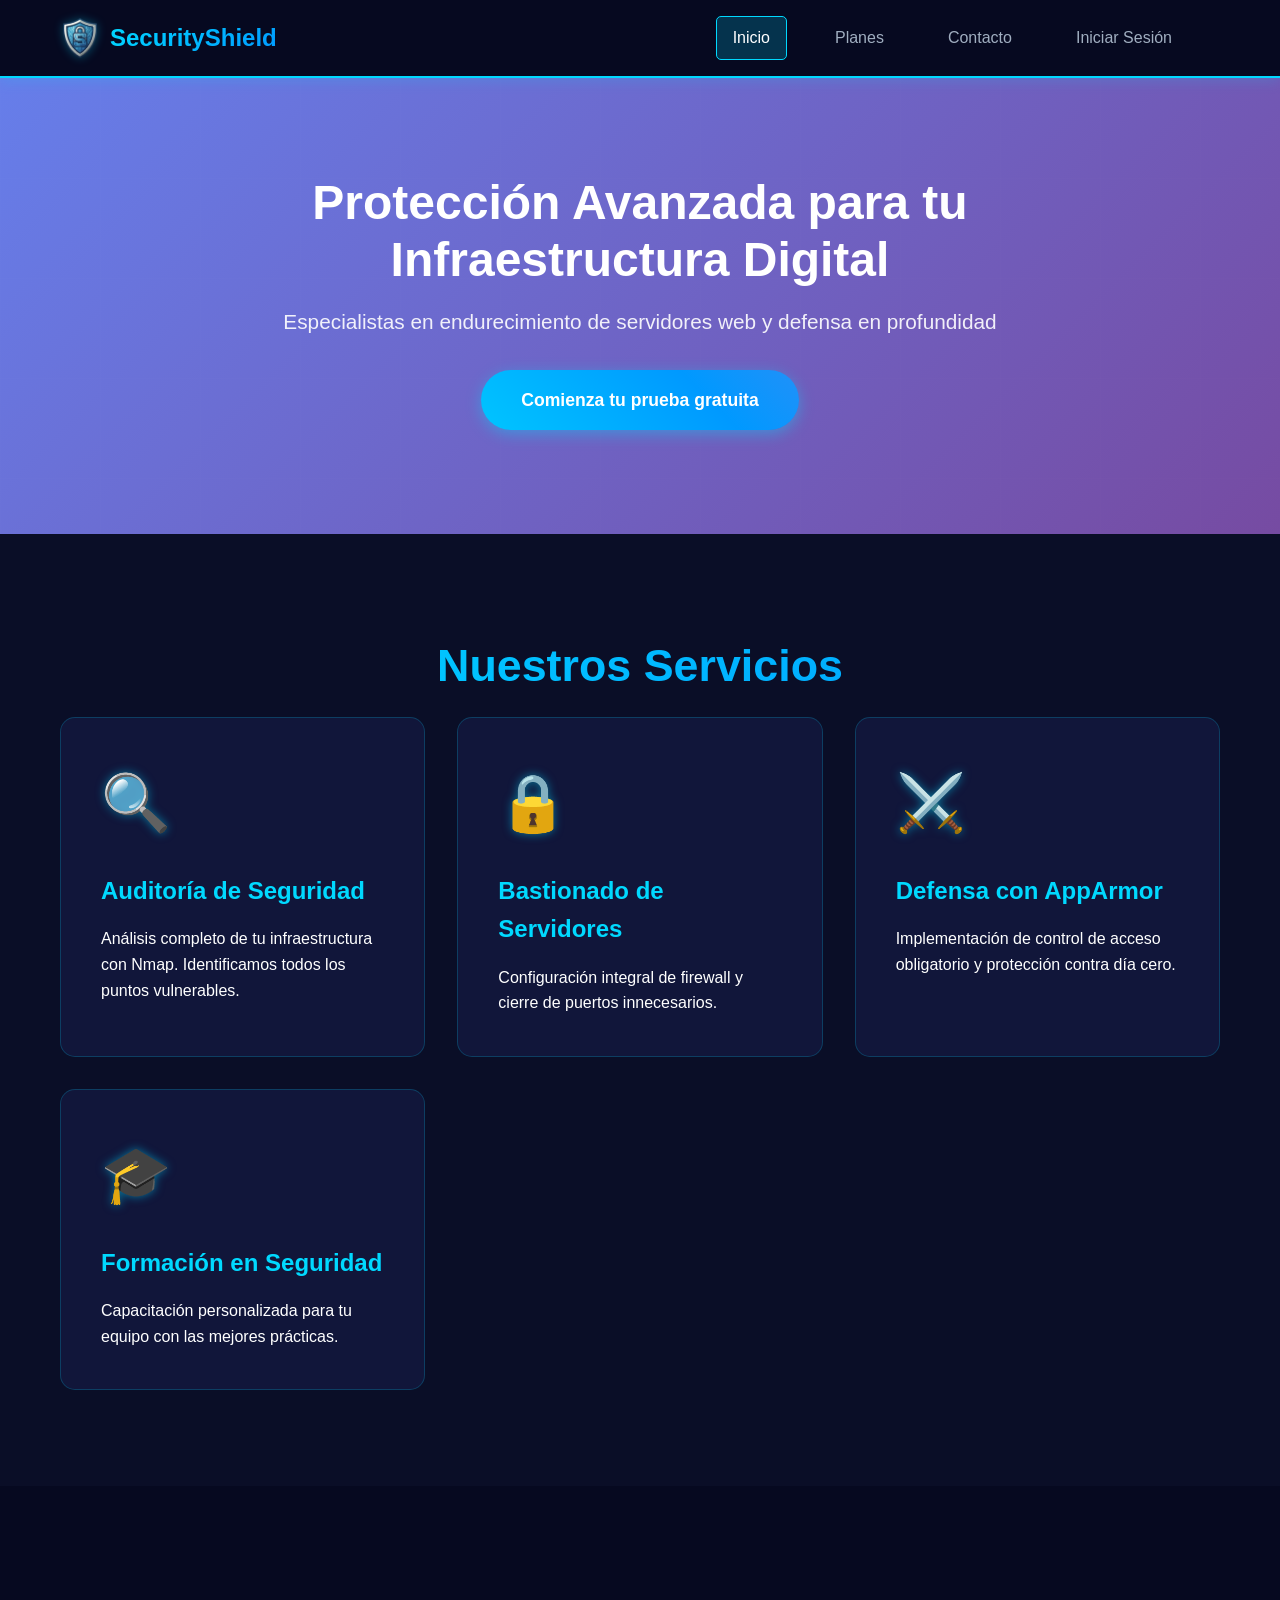
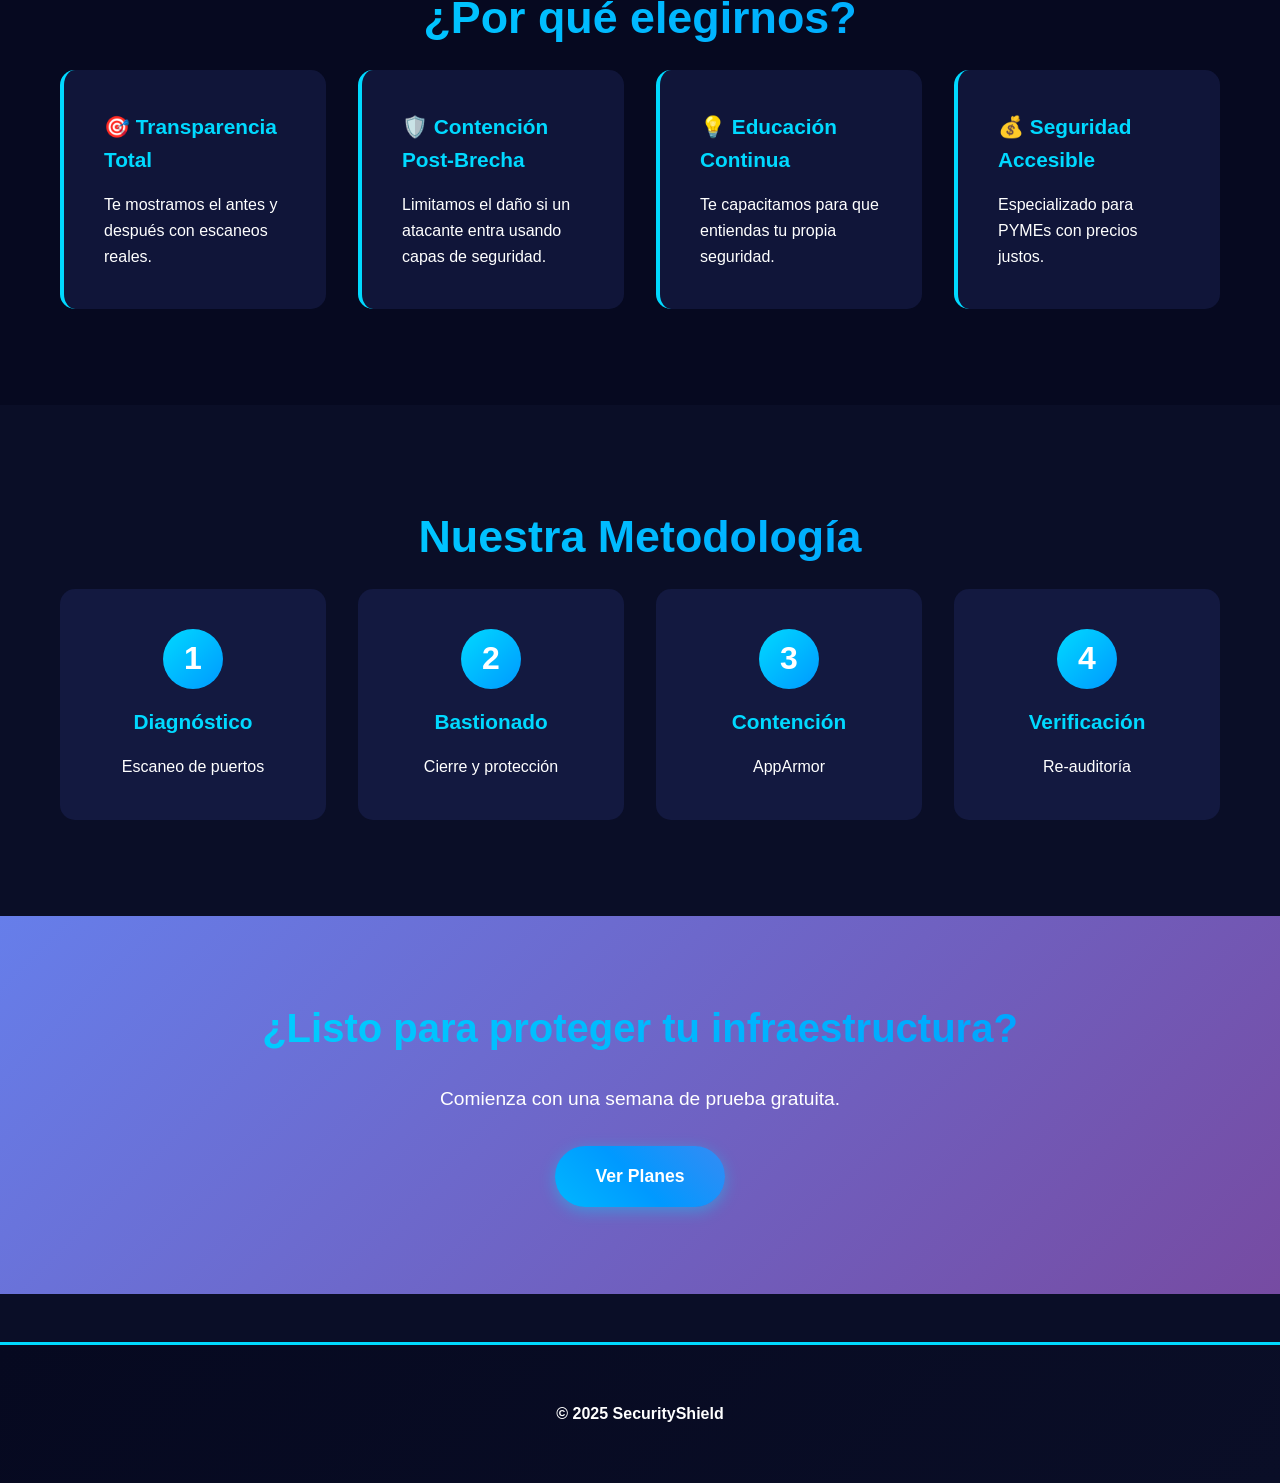
<file: index.html>
<!DOCTYPE html>
<html lang="es">
<head>
    <meta charset="UTF-8">
    <meta name="viewport" content="width=device-width, initial-scale=1.0">
    <title>SecurityShield - Endurecimiento de Servidores Web</title>
    <link rel="stylesheet" href="styles.css">
    <link rel="icon" href="images/favicon.png">
</head>
<body>
    <nav class="navbar">
        <div class="nav-container">
            <div class="logo">
                <img src="images/favicon.png" alt="SecurityShield" class="shield-icon">
                <span class="logo-text">SecurityShield</span>
            </div>
            
            <button class="mobile-menu-toggle" id="menuToggle" aria-label="Menú">
                <span></span>
                <span></span>
                <span></span>
            </button>
            
            <ul class="nav-menu" id="navMenu">
                <li><a href="index.html" class="active">Inicio</a></li>
                <li><a href="suscripcion.html">Planes</a></li>
                <li><a href="contacto.html">Contacto</a></li>
                <li><a href="login.html" id="loginLink">Iniciar Sesión</a></li>
                <li><a href="#" id="logoutLink" class="logout-link" style="display:none">Cerrar Sesión</a></li>
            </ul>
        </div>
    </nav>

    <div class="nav-overlay" id="navOverlay"></div>

    <header class="hero">
        <div class="hero-content">
            <h1>Protección Avanzada para tu Infraestructura Digital</h1>
            <p class="subtitle">Especialistas en endurecimiento de servidores web y defensa en profundidad</p>
            <a href="suscripcion.html" class="cta-button">Comienza tu prueba gratuita</a>
        </div>
    </header>

    <section class="services">
        <div class="container">
            <h2>Nuestros Servicios</h2>
            <div class="service-grid">
                <div class="service-card">
                    <div class="service-icon">🔍</div>
                    <h3>Auditoría de Seguridad</h3>
                    <p>Análisis completo de tu infraestructura con Nmap. Identificamos todos los puntos vulnerables.</p>
                </div>
                <div class="service-card">
                    <div class="service-icon">🔒</div>
                    <h3>Bastionado de Servidores</h3>
                    <p>Configuración integral de firewall y cierre de puertos innecesarios.</p>
                </div>
                <div class="service-card">
                    <div class="service-icon">⚔️</div>
                    <h3>Defensa con AppArmor</h3>
                    <p>Implementación de control de acceso obligatorio y protección contra día cero.</p>
                </div>
                <div class="service-card">
                    <div class="service-icon">🎓</div>
                    <h3>Formación en Seguridad</h3>
                    <p>Capacitación personalizada para tu equipo con las mejores prácticas.</p>
                </div>
            </div>
        </div>
    </section>

    <section class="why-us">
        <div class="container">
            <h2>¿Por qué elegirnos?</h2>
            <div class="features">
                <div class="feature">
                    <h3>🎯 Transparencia Total</h3>
                    <p>Te mostramos el antes y después con escaneos reales.</p>
                </div>
                <div class="feature">
                    <h3>🛡️ Contención Post-Brecha</h3>
                    <p>Limitamos el daño si un atacante entra usando capas de seguridad.</p>
                </div>
                <div class="feature">
                    <h3>💡 Educación Continua</h3>
                    <p>Te capacitamos para que entiendas tu propia seguridad.</p>
                </div>
                <div class="feature">
                    <h3>💰 Seguridad Accesible</h3>
                    <p>Especializado para PYMEs con precios justos.</p>
                </div>
            </div>
        </div>
    </section>

    <section class="methodology">
        <div class="container">
            <h2>Nuestra Metodología</h2>
            <div class="steps">
                <div class="step"><div class="step-number">1</div><h3>Diagnóstico</h3><p>Escaneo de puertos</p></div>
                <div class="step"><div class="step-number">2</div><h3>Bastionado</h3><p>Cierre y protección</p></div>
                <div class="step"><div class="step-number">3</div><h3>Contención</h3><p>AppArmor</p></div>
                <div class="step"><div class="step-number">4</div><h3>Verificación</h3><p>Re-auditoría</p></div>
            </div>
        </div>
    </section>

    <section class="cta-section">
        <div class="container">
            <h2>¿Listo para proteger tu infraestructura?</h2>
            <p>Comienza con una semana de prueba gratuita.</p>
            <a href="suscripcion.html" class="cta-button">Ver Planes</a>
        </div>
    </section>

    <footer>
        <div class="container">
            <p>&copy; 2025 SecurityShield</p>
        </div>
    </footer>

    <script src="https://cdn.auth0.com/js/auth0-spa-js/2.0/auth0-spa-js.production.js"></script>
    <script src="auth-config.js"></script>
    <script src="mobile-menu.js"></script>
    <script>
        document.addEventListener('DOMContentLoaded', async function() {
            await initAuth0();
            const user = await getUser();
            
            const loginLink = document.getElementById('loginLink');
            const logoutLink = document.getElementById('logoutLink');
            
            if (user) {
                if (loginLink) loginLink.style.display = 'none';
                if (logoutLink) {
                    logoutLink.style.display = 'block';
                    logoutLink.textContent = `Cerrar Sesión (${user.name || user.email})`;
                    
                    logoutLink.addEventListener('click', async (e) => {
                        e.preventDefault();
                        if (confirm('¿Cerrar sesión?')) await logout();
                    });
                }
            } else {
                if (loginLink) loginLink.style.display = 'block';
                if (logoutLink) logoutLink.style.display = 'none';
            }
        });
    </script>
</body>
</html>
</file>
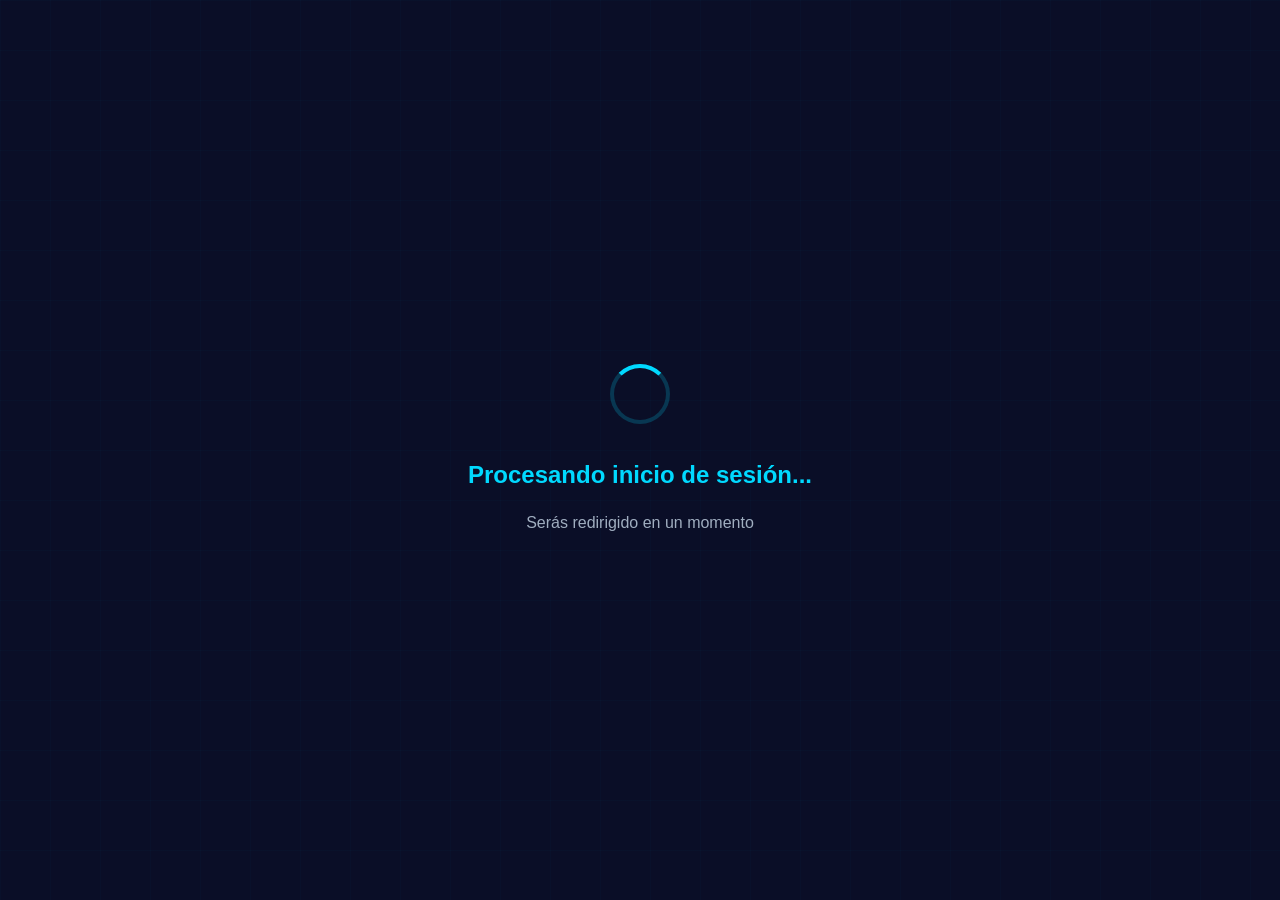
<file: callback.html>
<!DOCTYPE html>
<html lang="es">
<head>
    <meta charset="UTF-8">
    <meta name="viewport" content="width=device-width, initial-scale=1.0">
    <title>Procesando... - SecurityShield</title>
    <link rel="stylesheet" href="styles.css">
    <link rel="icon" href="images/favicon.png">
    <style>
        .callback-container {
            min-height: 100vh;
            display: flex;
            flex-direction: column;
            justify-content: center;
            align-items: center;
            text-align: center;
            padding: 2rem;
        }
        .spinner {
            width: 60px;
            height: 60px;
            border: 4px solid rgba(0, 217, 255, 0.2);
            border-top-color: var(--primary-color);
            border-radius: 50%;
            animation: spin 1s linear infinite;
            margin-bottom: 2rem;
        }
        @keyframes spin {
            to { transform: rotate(360deg); }
        }
        .callback-message {
            font-size: 1.5rem;
            color: var(--primary-color);
            margin-bottom: 1rem;
        }
        .callback-submessage {
            color: var(--text-gray);
        }
    </style>
</head>
<body>
    <div class="callback-container">
        <div class="spinner"></div>
        <h1 class="callback-message">Procesando inicio de sesión...</h1>
        <p class="callback-submessage">Serás redirigido en un momento</p>
    </div>

    <script src="https://cdn.auth0.com/js/auth0-spa-js/2.0/auth0-spa-js.production.js"></script>
    <script src="auth-config.js"></script>
    <script>
        async function handleCallback() {
            try {
                const auth0Client = await auth0.createAuth0Client({
                    domain: AUTH0_CONFIG.domain,
                    clientId: AUTH0_CONFIG.clientId,
                    authorizationParams: {
                        redirect_uri: AUTH0_CONFIG.authorizationParams.redirect_uri
                    },
                    cacheLocation: 'localstorage'
                });

                await auth0Client.handleRedirectCallback();
                const user = await auth0Client.getUser();

                const userData = {
                    email: user.email,
                    nombre: user.name || user.email.split('@')[0],
                    id: user.sub,
                    picture: user.picture
                };
                localStorage.setItem('secureshield_user', JSON.stringify(userData));

                const selectedPlan = sessionStorage.getItem('selected_plan');
                
                if (selectedPlan) {
                    sessionStorage.removeItem('selected_plan');
                    window.location.href = 'confirmacion.html?plan=' + selectedPlan;
                } else {
                    window.location.href = 'login.html';
                }

            } catch (error) {
                console.error(error);
                alert('Error al procesar inicio de sesión.');
                setTimeout(() => {
                    window.location.href = 'login.html';
                }, 2000);
            }
        }

        handleCallback();
    </script>
</body>
</html>
</file>
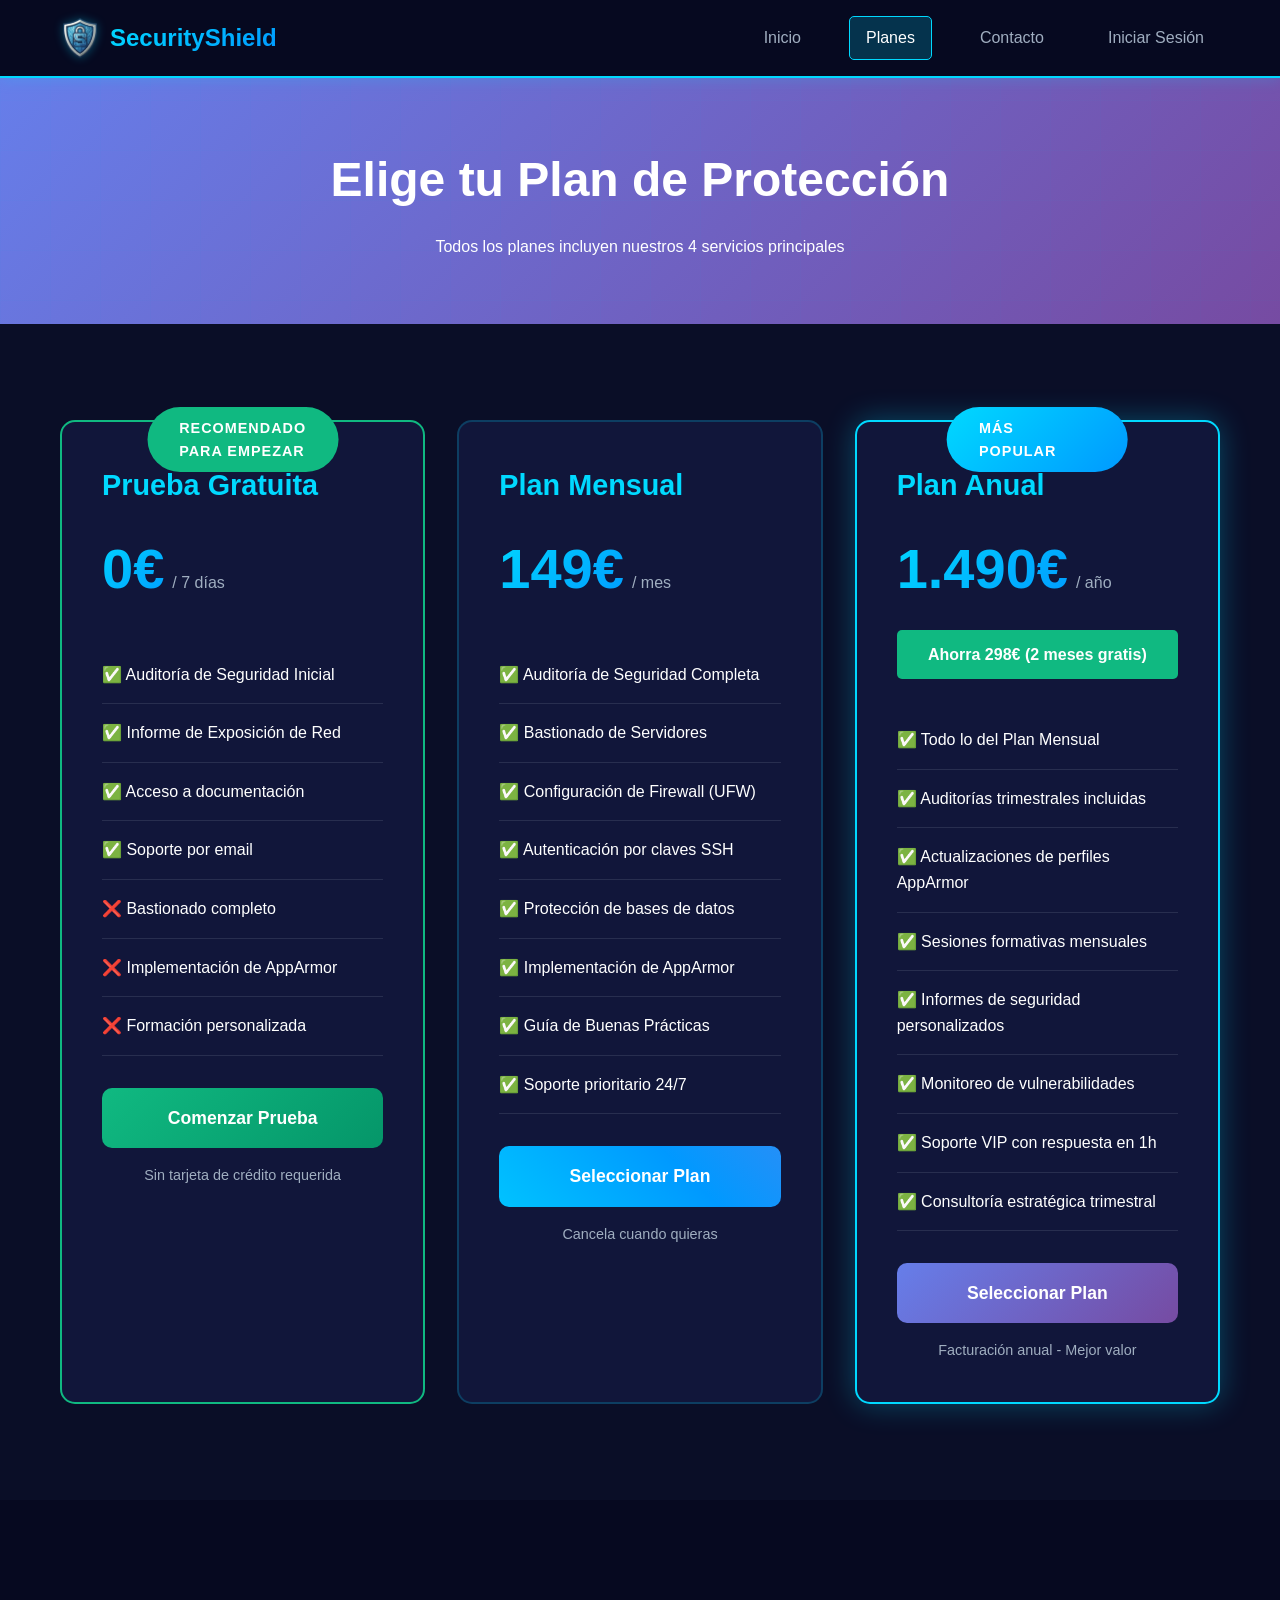
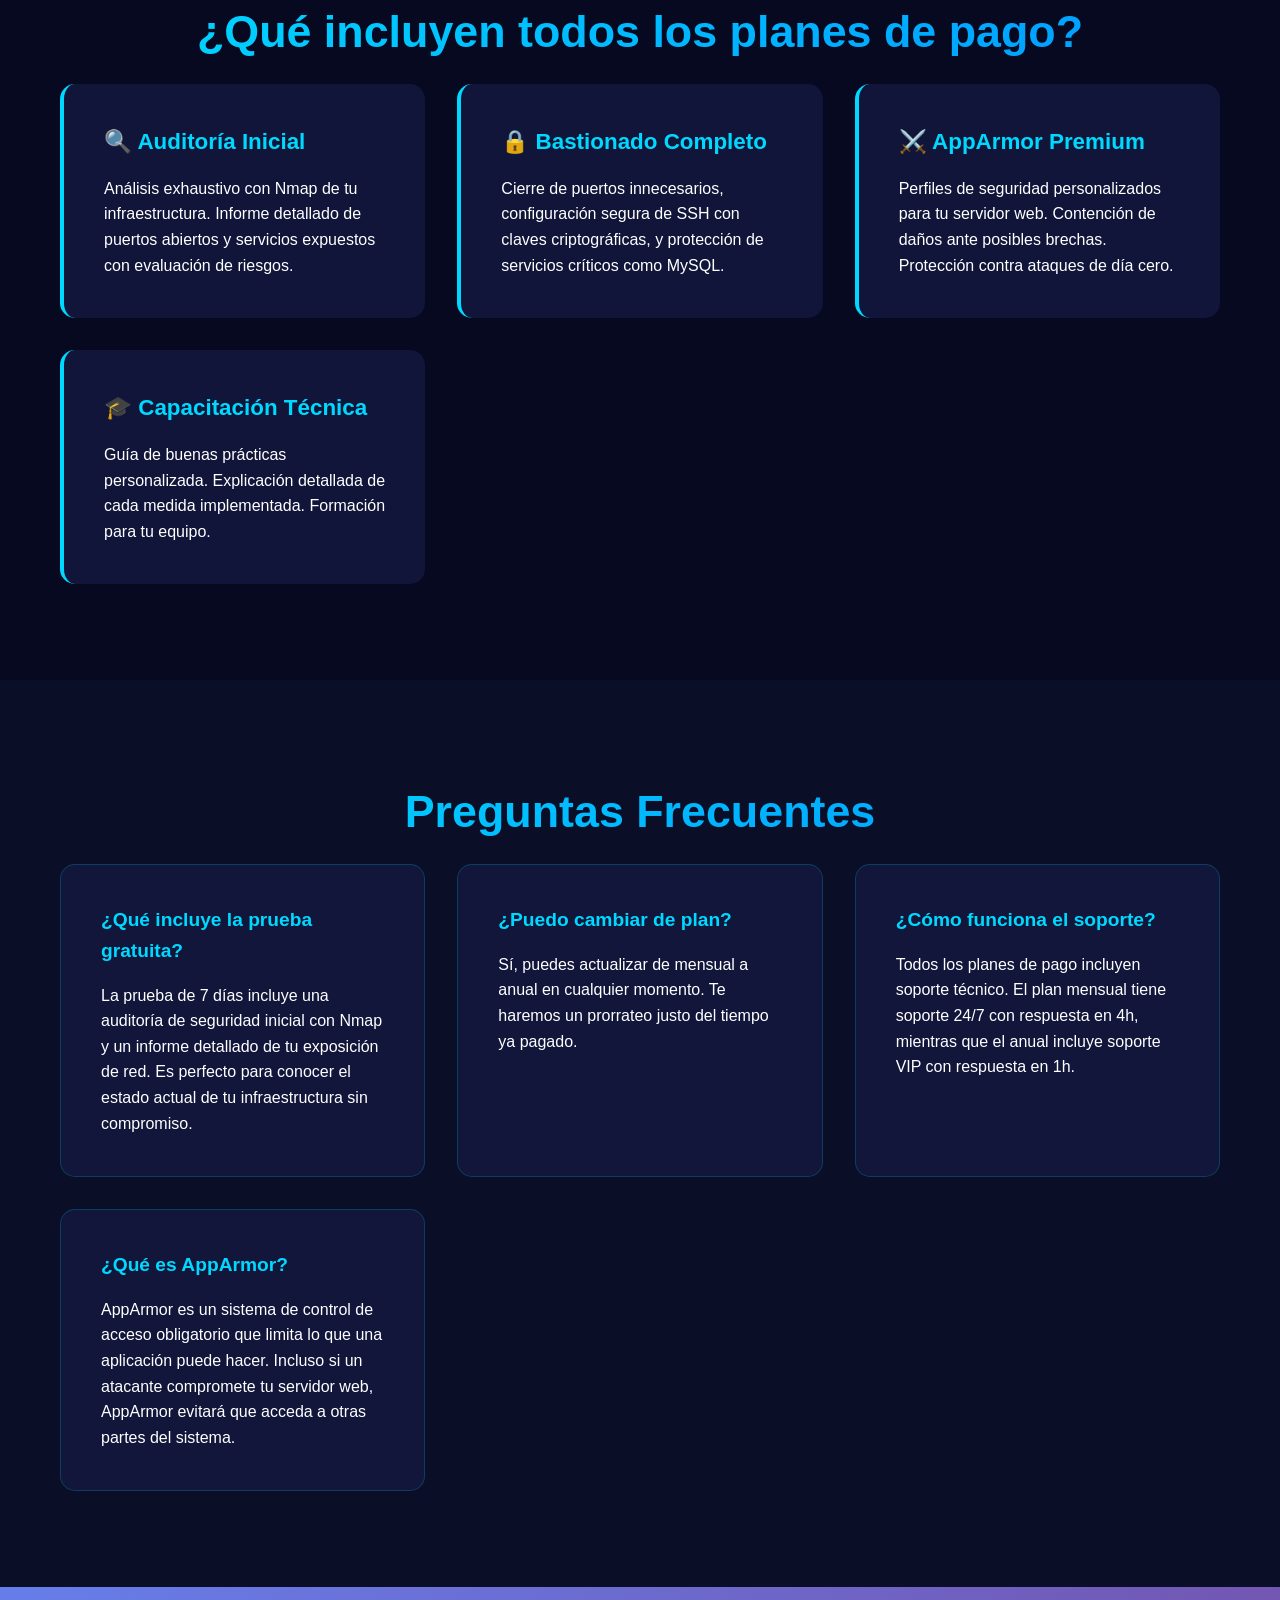
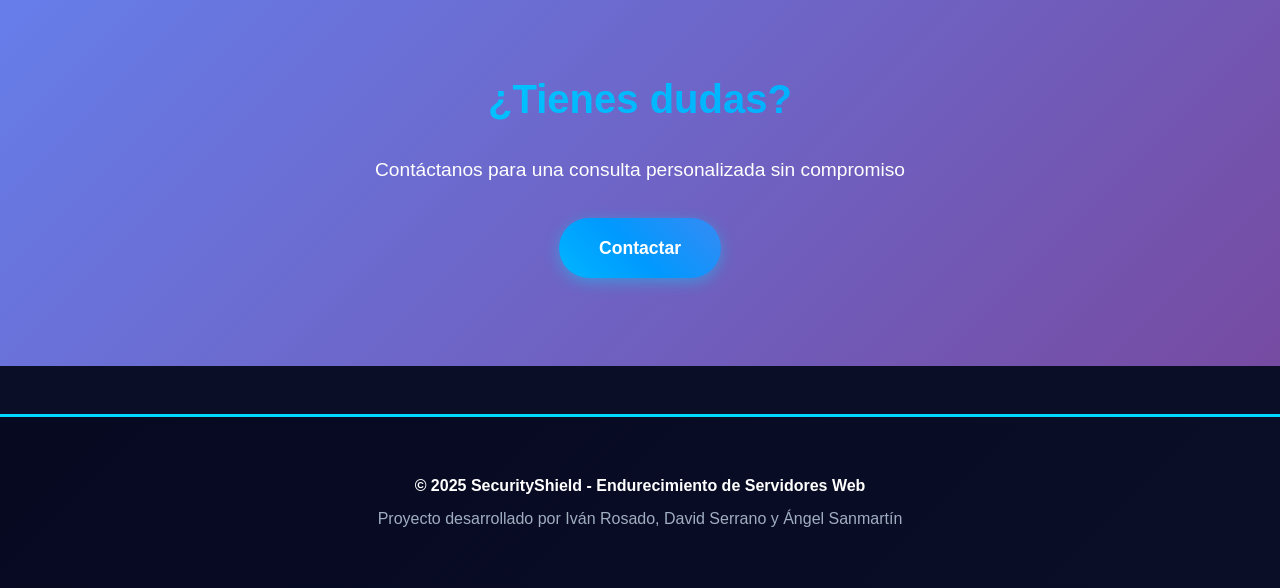
<file: confirmacion.html>
<!DOCTYPE html>
<html lang="es">
<head>
    <meta charset="UTF-8">
    <meta name="viewport" content="width=device-width, initial-scale=1.0">
    <title>Confirmar Plan - SecurityShield</title>
    <link rel="stylesheet" href="styles.css">
    <link rel="icon" href="images/favicon.png">
</head>
<body>
    <nav class="navbar">
        <div class="nav-container">
            <div class="logo">
                <img src="images/favicon.png" alt="SecurityShield" class="shield-icon">
                <span class="logo-text">SecurityShield</span>
            </div>
            
            <!-- Botón hamburguesa -->
            <button class="mobile-menu-toggle" id="menuToggle" aria-label="Menú">
                <span></span>
                <span></span>
                <span></span>
            </button>
            
            <ul class="nav-menu" id="navMenu">
                <li><a href="index.html">Inicio</a></li>
                <li><a href="suscripcion.html" class="active">Planes</a></li>
                <li><a href="contacto.html">Contacto</a></li>
                <li><a href="login.html" id="loginLink">Iniciar Sesión</a></li>
                <li><a href="#" id="logoutLink" class="logout-link" style="display:none">Cerrar Sesión</a></li>
            </ul>
        </div>
    </nav>

    <!-- Overlay -->
    <div class="nav-overlay" id="navOverlay"></div>

    <section class="confirmation-section">
        <div class="container">
            <div id="successView" class="success-confirmation" style="display:none;">
                <div class="success-icon">✅</div>
                <h1>¡Suscripción Activada!</h1>
                <p>Tu plan ha sido activado correctamente</p>
                
                <div class="confirmation-details">
                    <h2>Detalles de tu suscripción</h2>
                    <div class="detail-item">
                        <strong>Plan:</strong> <span id="planNameSuccess"></span>
                    </div>
                    <div class="detail-item">
                        <strong>Duración:</strong> <span id="planDurationSuccess"></span>
                    </div>
                    <div class="detail-item">
                        <strong>Precio:</strong> <span id="planPriceSuccess"></span>€
                    </div>
                </div>

                <div class="next-steps">
                    <h3>¿Qué sigue ahora?</h3>
                    <ol>
                        <li>Nuestro equipo se pondrá en contacto contigo en las próximas 24 horas</li>
                        <li>Recibirás un email con las instrucciones para comenzar la auditoría</li>
                        <li>Puedes crear tickets de soporte cuando lo necesites</li>
                    </ol>
                </div>

                <div class="action-buttons">
                    <a href="contacto.html" class="cta-button">Ir a Soporte</a>
                    <a href="index.html" class="secondary-button">Volver al Inicio</a>
                </div>
            </div>

            <div id="confirmView" class="confirmation-card">
                <h1>Confirmar Suscripción</h1>
                <p>Estás a punto de activar tu plan de seguridad</p>

                <div class="plan-summary">
                    <h2 id="planName"></h2>
                    <div class="plan-price">
                        <span class="price" id="planPrice"></span>
                        <span class="duration">/ <span id="planDuration"></span></span>
                    </div>
                    <p class="plan-desc" id="planDescription"></p>

                    <div class="plan-includes">
                        <h3>Tu plan incluye:</h3>
                        <ul id="planFeatures"></ul>
                    </div>
                </div>

                <form name="suscripcion" method="POST" data-netlify="true" id="subscriptionForm">
                    <input type="hidden" name="form-name" value="suscripcion">
                    <input type="hidden" name="plan" id="form_plan">
                    <input type="hidden" name="user_email" id="form_user_email">
                    <input type="hidden" name="user_nombre" id="form_user_nombre">
                    <input type="hidden" name="precio" id="form_precio">
                    
                    <button type="submit" class="cta-button" id="confirmButton" style="width: 100%; margin-top: 2rem;">
                        Activar Suscripción
                    </button>
                </form>

                <a href="suscripcion.html" class="back-link">← Volver a ver otros planes</a>
            </div>
        </div>
    </section>

    <footer>
        <div class="container">
            <p>&copy; 2025 SecurityShield - Endurecimiento de Servidores Web</p>
            <p>Proyecto desarrollado por Iván Rosado, David Serrano y Ángel Sanmartín</p>
        </div>
    </footer>

    <script>
        const user = JSON.parse(localStorage.getItem('secureshield_user') || 'null');
        
        if (!user) {
            window.location.href = 'login.html';
        }

        const planes = {
            trial: {
                nombre: 'Prueba Gratuita',
                precio: 0,
                duracion: '7 días',
                descripcion: 'Acceso completo durante 7 días para probar nuestros servicios',
                features: [
                    '✅ Auditoría de Seguridad con Nmap',
                    '✅ Informe detallado de exposición de red',
                    '✅ Acceso a documentación',
                    '✅ Soporte por email'
                ]
            },
            monthly: {
                nombre: 'Plan Mensual',
                precio: 149,
                duracion: '1 mes',
                descripcion: 'Todos nuestros servicios de seguridad durante un mes',
                features: [
                    '✅ Auditoría de Seguridad con Nmap',
                    '✅ Informe detallado de exposición de red',
                    '✅ Bastionado completo de servidores',
                    '✅ Implementación de AppArmor',
                    '✅ Configuración de firewall (UFW)',
                    '✅ Autenticación segura con claves SSH',
                    '✅ Protección de bases de datos',
                    '✅ Guía de buenas prácticas',
                    '✅ Soporte técnico prioritario'
                ]
            },
            annual: {
                nombre: 'Plan Anual',
                precio: 1490,
                duracion: '1 año',
                descripcion: 'Plan completo con 2 meses gratis y servicios premium',
                features: [
                    '✅ Auditoría de Seguridad con Nmap',
                    '✅ Informe detallado de exposición de red',
                    '✅ Bastionado completo de servidores',
                    '✅ Implementación de AppArmor',
                    '✅ Configuración de firewall (UFW)',
                    '✅ Autenticación segura con claves SSH',
                    '✅ Protección de bases de datos',
                    '✅ Guía de buenas prácticas',
                    '✅ Soporte técnico prioritario',
                    '✅ Auditorías trimestrales incluidas',
                    '✅ Sesiones formativas mensuales',
                    '✅ Soporte VIP con respuesta en 1h'
                ]
            }
        };

        const urlParams = new URLSearchParams(window.location.search);
        const planKey = urlParams.get('plan');
        
        if (!planKey || !planes[planKey]) {
            window.location.href = 'suscripcion.html';
        }

        const planSeleccionado = planes[planKey];

        document.getElementById('planName').textContent = planSeleccionado.nombre;
        document.getElementById('planPrice').textContent = planSeleccionado.precio + '€';
        document.getElementById('planDuration').textContent = planSeleccionado.duracion;
        document.getElementById('planDescription').textContent = planSeleccionado.descripcion;
        
        const featuresList = document.getElementById('planFeatures');
        planSeleccionado.features.forEach(feature => {
            const li = document.createElement('li');
            li.textContent = feature;
            featuresList.appendChild(li);
        });

        const confirmButton = document.getElementById('confirmButton');
        if (planSeleccionado.precio > 0) {
            confirmButton.textContent = `Confirmar y Pagar ${planSeleccionado.precio}€`;
        } else {
            confirmButton.textContent = 'Activar Prueba Gratuita';
        }

        document.getElementById('form_plan').value = planKey;
        document.getElementById('form_user_email').value = user.email;
        document.getElementById('form_user_nombre').value = user.nombre;
        document.getElementById('form_precio').value = planSeleccionado.precio;

        document.getElementById('logoutLink').textContent = `Cerrar Sesión (${user.nombre})`;
        document.getElementById('logoutLink').addEventListener('click', (e) => {
            e.preventDefault();
            if (confirm('¿Estás seguro que deseas cerrar sesión?')) {
                localStorage.removeItem('secureshield_user');
                window.location.href = 'index.html';
            }
        });

        document.getElementById('subscriptionForm').addEventListener('submit', async (e) => {
            e.preventDefault();
            
            const formData = new FormData(e.target);
            const submitButton = e.target.querySelector('button[type="submit"]');
            submitButton.disabled = true;
            submitButton.textContent = 'Procesando...';
            
            try {
                const response = await fetch('/', {
                    method: 'POST',
                    headers: { "Content-Type": "application/x-www-form-urlencoded" },
                    body: new URLSearchParams(formData).toString()
                });
                
                if (response.ok) {
                    const subscriptions = JSON.parse(localStorage.getItem('secureshield_subscriptions') || '[]');
                    const newSubscription = {
                        id: Date.now(),
                        user_email: user.email,
                        plan: planKey,
                        precio: planSeleccionado.precio,
                        estado: 'activa',
                        fecha_inicio: new Date().toISOString(),
                        fecha_creacion: new Date().toISOString()
                    };
                    
                    subscriptions.push(newSubscription);
                    localStorage.setItem('secureshield_subscriptions', JSON.stringify(subscriptions));
                    
                    document.getElementById('confirmView').style.display = 'none';
                    document.getElementById('successView').style.display = 'block';
                    
                    document.getElementById('planNameSuccess').textContent = planSeleccionado.nombre;
                    document.getElementById('planDurationSuccess').textContent = planSeleccionado.duracion;
                    document.getElementById('planPriceSuccess').textContent = planSeleccionado.precio;
                    
                    window.scrollTo(0, 0);
                } else {
                    throw new Error('Error al procesar');
                }
            } catch (error) {
                alert('Error al activar la suscripción. Por favor, intenta de nuevo.');
                submitButton.disabled = false;
                submitButton.textContent = planSeleccionado.precio > 0 
                    ? `Confirmar y Pagar ${planSeleccionado.precio}€` 
                    : 'Activar Prueba Gratuita';
            }
        });
    </script>
    <script src="mobile-menu.js"></script>

</body>
</html>
</file>
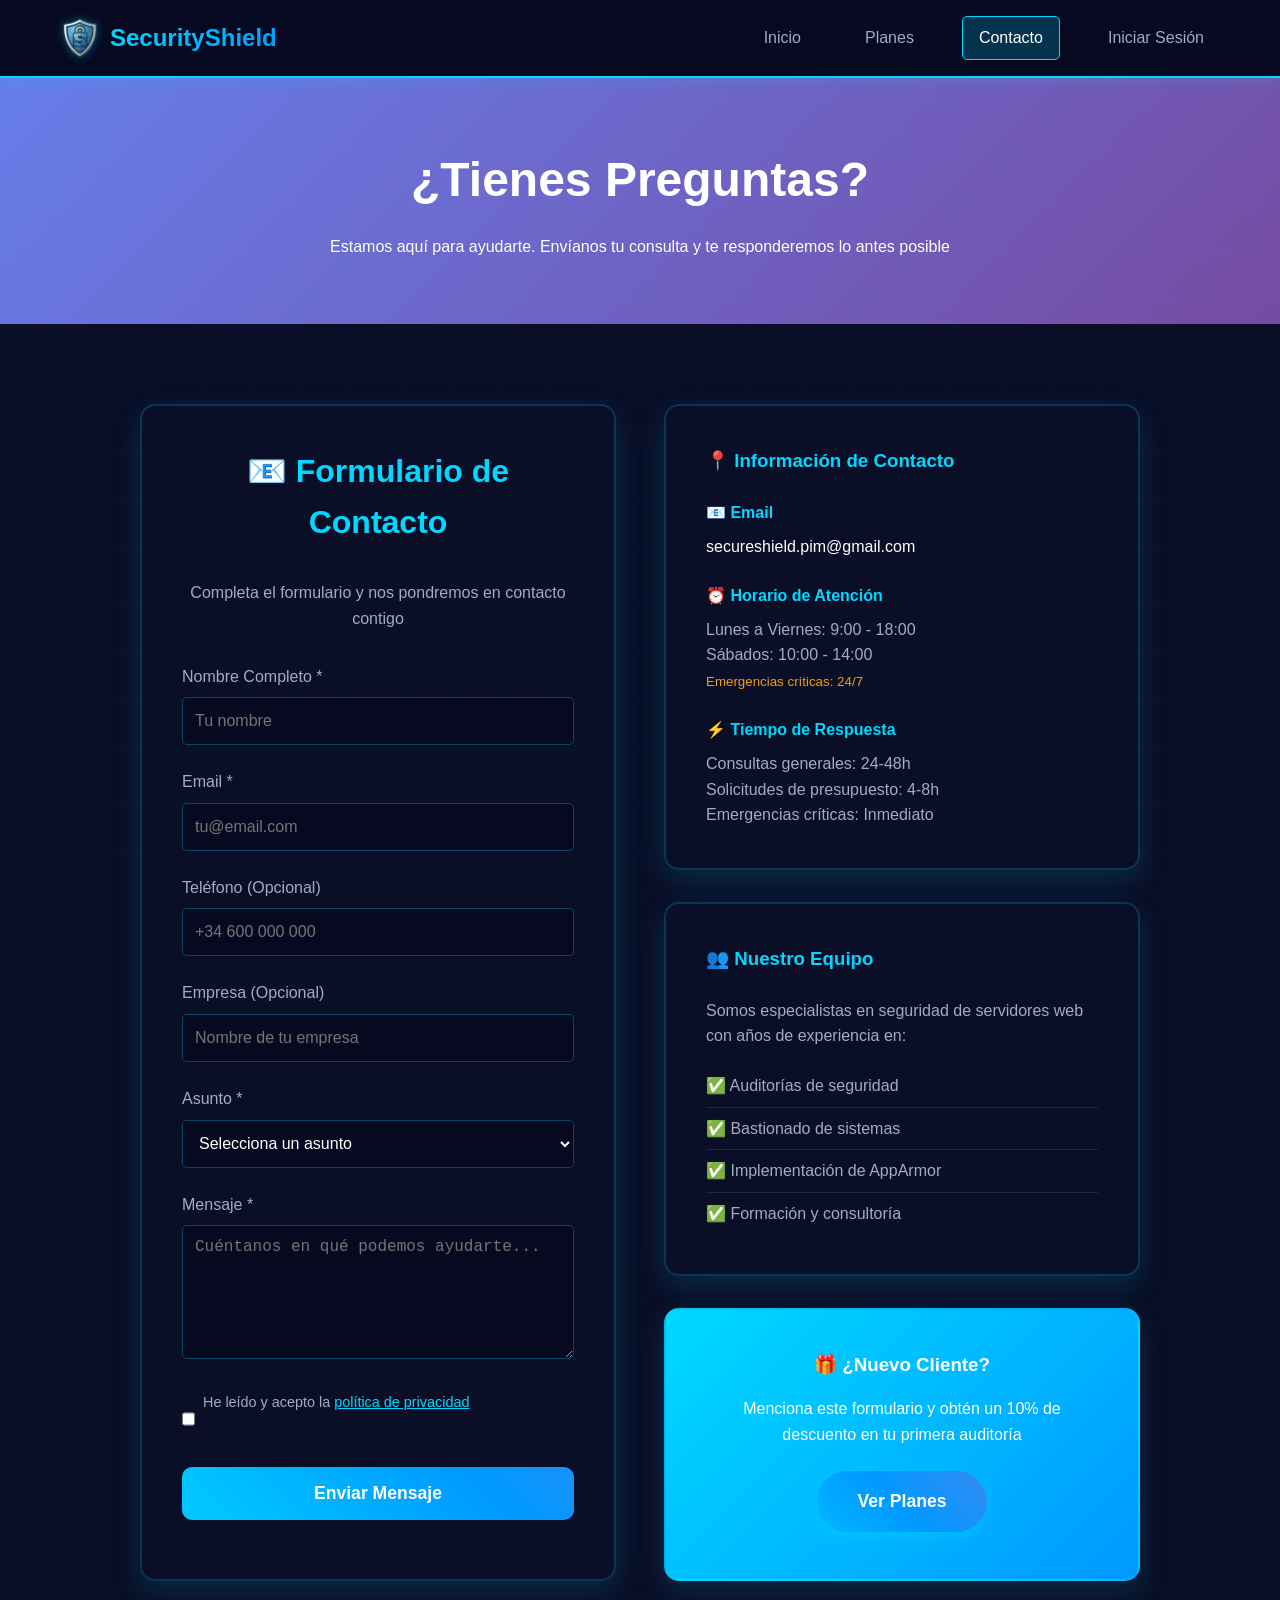
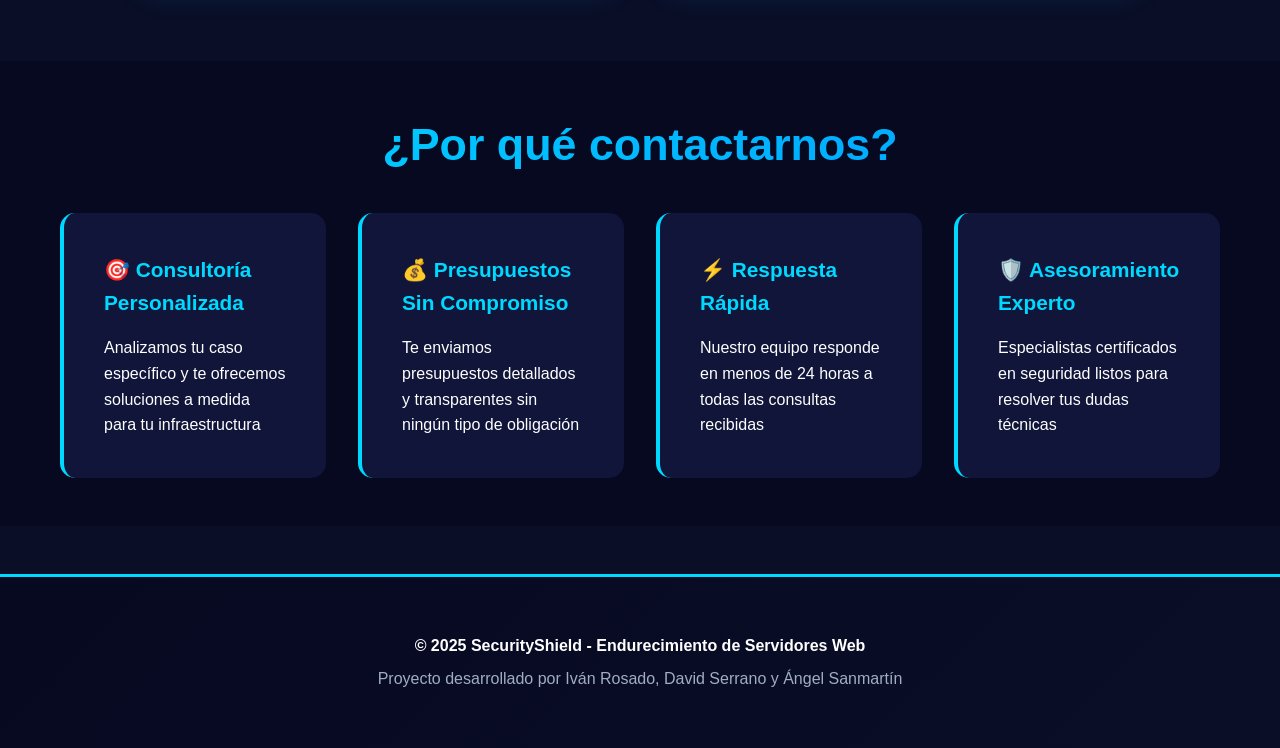
<file: contacto.html>
<!DOCTYPE html>
<html lang="es">
<head>
    <meta charset="UTF-8">
    <meta name="viewport" content="width=device-width, initial-scale=1.0">
    <title>Contacto - SecurityShield</title>
    <link rel="stylesheet" href="styles.css">
    <link rel="icon" href="images/favicon.png">
</head>
<body>
    <nav class="navbar">
        <div class="nav-container">
            <div class="logo">
                <img src="images/favicon.png" alt="SecurityShield" class="shield-icon">
                <span class="logo-text">SecurityShield</span>
            </div>
            
            <!-- Botón hamburguesa -->
            <button class="mobile-menu-toggle" id="menuToggle" aria-label="Menú">
                <span></span>
                <span></span>
                <span></span>
            </button>
            
            <ul class="nav-menu" id="navMenu">
                <li><a href="index.html">Inicio</a></li>
                <li><a href="suscripcion.html">Planes</a></li>
                <li><a href="contacto.html" class="active">Contacto</a></li>
                <li><a href="login.html" id="loginLink">Iniciar Sesión</a></li>
                <li><a href="#" id="logoutLink" class="logout-link" style="display:none">Cerrar Sesión</a></li>
            </ul>
        </div>
    </nav>

    <!-- Overlay -->
    <div class="nav-overlay" id="navOverlay"></div>

    <section class="pricing-hero">
        <div class="container">
            <h1>¿Tienes Preguntas?</h1>
            <p>Estamos aquí para ayudarte. Envíanos tu consulta y te responderemos lo antes posible</p>
        </div>
    </section>

    <section class="auth-section">
        <div class="container">
            <div id="contactSuccess" class="alert alert-success" style="display:none; max-width: 800px; margin: 0 auto 2rem;"></div>
            <div id="contactError" class="alert alert-error" style="display:none; max-width: 800px; margin: 0 auto 2rem;"></div>

            <div class="auth-container">                
                <!-- Formulario de Contacto -->
                <div class="auth-box">
                    <h2>📧 Formulario de Contacto</h2>
                    <p style="text-align: center; color: var(--text-gray); margin-bottom: 2rem;">
                        Completa el formulario y nos pondremos en contacto contigo
                    </p>
                    
                    <form name="contacto" method="POST" data-netlify="true" action="/gracias.html" id="contactForm">
                        <input type="hidden" name="form-name" value="contacto">
                        
                        <div class="form-group">
                            <label for="nombre">Nombre Completo *</label>
                            <input type="text" id="nombre" name="nombre" required placeholder="Tu nombre">
                        </div>

                        <div class="form-group">
                            <label for="email">Email *</label>
                            <input type="email" id="email" name="email" required placeholder="tu@email.com">
                        </div>

                        <div class="form-group">
                            <label for="telefono">Teléfono (Opcional)</label>
                            <input type="tel" id="telefono" name="telefono" placeholder="+34 600 000 000">
                        </div>

                        <div class="form-group">
                            <label for="empresa">Empresa (Opcional)</label>
                            <input type="text" id="empresa" name="empresa" placeholder="Nombre de tu empresa">
                        </div>

                        <div class="form-group">
                            <label for="asunto">Asunto *</label>
                            <select id="asunto" name="asunto" required>
                                <option value="">Selecciona un asunto</option>
                                <option value="consulta_general">Consulta General</option>
                                <option value="informacion_planes">Información sobre Planes</option>
                                <option value="auditoria">Auditoría de Seguridad</option>
                                <option value="bastionado">Bastionado de Servidores</option>
                                <option value="apparmor">AppArmor / Defensa Avanzada</option>
                                <option value="formacion">Formación y Capacitación</option>
                                <option value="presupuesto">Solicitar Presupuesto</option>
                                <option value="colaboracion">Oportunidades de Colaboración</option>
                                <option value="otro">Otro</option>
                            </select>
                        </div>

                        <div class="form-group">
                            <label for="mensaje">Mensaje *</label>
                            <textarea id="mensaje" name="mensaje" rows="6" required placeholder="Cuéntanos en qué podemos ayudarte..."></textarea>
                        </div>

                        <div class="form-group" style="margin-bottom: 1.5rem;">
                            <label style="display: flex; align-items: start; gap: 0.5rem; cursor: pointer;">
                                <input type="checkbox" id="privacidad" name="privacidad" required style="width: auto; margin-top: 0.25rem;">
                                <span style="font-size: 0.9rem; color: var(--text-gray);">
                                    He leído y acepto la <a href="#" style="color: var(--primary-color);">política de privacidad</a>
                                </span>
                            </label>
                        </div>

                        <button type="submit" class="auth-button">Enviar Mensaje</button>
                    </form>
                </div>

                <!-- Información de Contacto -->
                <div style="display: flex; flex-direction: column; gap: 2rem;">
                    <div class="auth-box">
                        <h3 style="color: var(--primary-color); margin-bottom: 1.5rem;">📍 Información de Contacto</h3>
                        
                        <div style="display: flex; flex-direction: column; gap: 1.5rem;">
                            <div>
                                <h4 style="color: var(--primary-color); margin-bottom: 0.5rem;">📧 Email</h4>
                                <p style="color: var(--text-gray);">
                                    <a href="mailto:secureshield.pim@gmail.com" style="color: var(--text-light); text-decoration: none;">
                                        secureshield.pim@gmail.com
                                    </a>
                                </p>
                            </div>

                            <div>
                                <h4 style="color: var(--primary-color); margin-bottom: 0.5rem;">⏰ Horario de Atención</h4>
                                <p style="color: var(--text-gray); margin: 0;">
                                    Lunes a Viernes: 9:00 - 18:00<br>
                                    Sábados: 10:00 - 14:00<br>
                                    <small style="color: var(--warning);">Emergencias críticas: 24/7</small>
                                </p>
                            </div>

                            <div>
                                <h4 style="color: var(--primary-color); margin-bottom: 0.5rem;">⚡ Tiempo de Respuesta</h4>
                                <p style="color: var(--text-gray); margin: 0;">
                                    Consultas generales: 24-48h<br>
                                    Solicitudes de presupuesto: 4-8h<br>
                                    Emergencias críticas: Inmediato
                                </p>
                            </div>
                        </div>
                    </div>

                    <div class="auth-box">
                        <h3 style="color: var(--primary-color); margin-bottom: 1.5rem;">👥 Nuestro Equipo</h3>
                        <p style="color: var(--text-gray); margin-bottom: 1rem;">
                            Somos especialistas en seguridad de servidores web con años de experiencia en:
                        </p>
                        <ul style="color: var(--text-gray); list-style: none; padding: 0;">
                            <li style="padding: 0.5rem 0; border-bottom: 1px solid rgba(255,255,255,0.1);">
                                ✅ Auditorías de seguridad
                            </li>
                            <li style="padding: 0.5rem 0; border-bottom: 1px solid rgba(255,255,255,0.1);">
                                ✅ Bastionado de sistemas
                            </li>
                            <li style="padding: 0.5rem 0; border-bottom: 1px solid rgba(255,255,255,0.1);">
                                ✅ Implementación de AppArmor
                            </li>
                            <li style="padding: 0.5rem 0;">
                                ✅ Formación y consultoría
                            </li>
                        </ul>
                    </div>

                    <div class="auth-box" style="background: var(--gradient-2); text-align: center;">
                        <h3 style="margin-bottom: 1rem;">🎁 ¿Nuevo Cliente?</h3>
                        <p style="margin-bottom: 1.5rem;">
                            Menciona este formulario y obtén un 10% de descuento en tu primera auditoría
                        </p>
                        <a href="suscripcion.html" class="cta-button" style="display: inline-block;">
                            Ver Planes
                        </a>
                    </div>
                </div>
            </div>
        </div>
    </section>

    <section class="why-us" style="padding: 3rem 2rem;">
        <div class="container">
            <h2 style="text-align: center; margin-bottom: 2rem;">¿Por qué contactarnos?</h2>
            <div class="features">
                <div class="feature">
                    <h3>🎯 Consultoría Personalizada</h3>
                    <p>Analizamos tu caso específico y te ofrecemos soluciones a medida para tu infraestructura</p>
                </div>
                <div class="feature">
                    <h3>💰 Presupuestos Sin Compromiso</h3>
                    <p>Te enviamos presupuestos detallados y transparentes sin ningún tipo de obligación</p>
                </div>
                <div class="feature">
                    <h3>⚡ Respuesta Rápida</h3>
                    <p>Nuestro equipo responde en menos de 24 horas a todas las consultas recibidas</p>
                </div>
                <div class="feature">
                    <h3>🛡️ Asesoramiento Experto</h3>
                    <p>Especialistas certificados en seguridad listos para resolver tus dudas técnicas</p>
                </div>
            </div>
        </div>
    </section>

    <footer>
        <div class="container">
            <p>&copy; 2025 SecurityShield - Endurecimiento de Servidores Web</p>
            <p>Proyecto desarrollado por Iván Rosado, David Serrano y Ángel Sanmartín</p>
        </div>
    </footer>

    <script>
        function checkSession() {
            const user = JSON.parse(localStorage.getItem('secureshield_user') || 'null');
            const loginLi = document.querySelector('#loginLink').parentElement;
            const logoutLi = document.querySelector('#logoutLink').parentElement;
            
            if (user) {
                loginLi.style.display = 'none';
                logoutLi.style.display = 'block';
                document.getElementById('logoutLink').textContent = `Cerrar Sesión (${user.nombre})`;
            } else {
                loginLi.style.display = 'block';
                logoutLi.style.display = 'none';
            }
        }

        checkSession();
    </script>
    <script src="mobile-menu.js"></script>

</body>
</html>
</file>
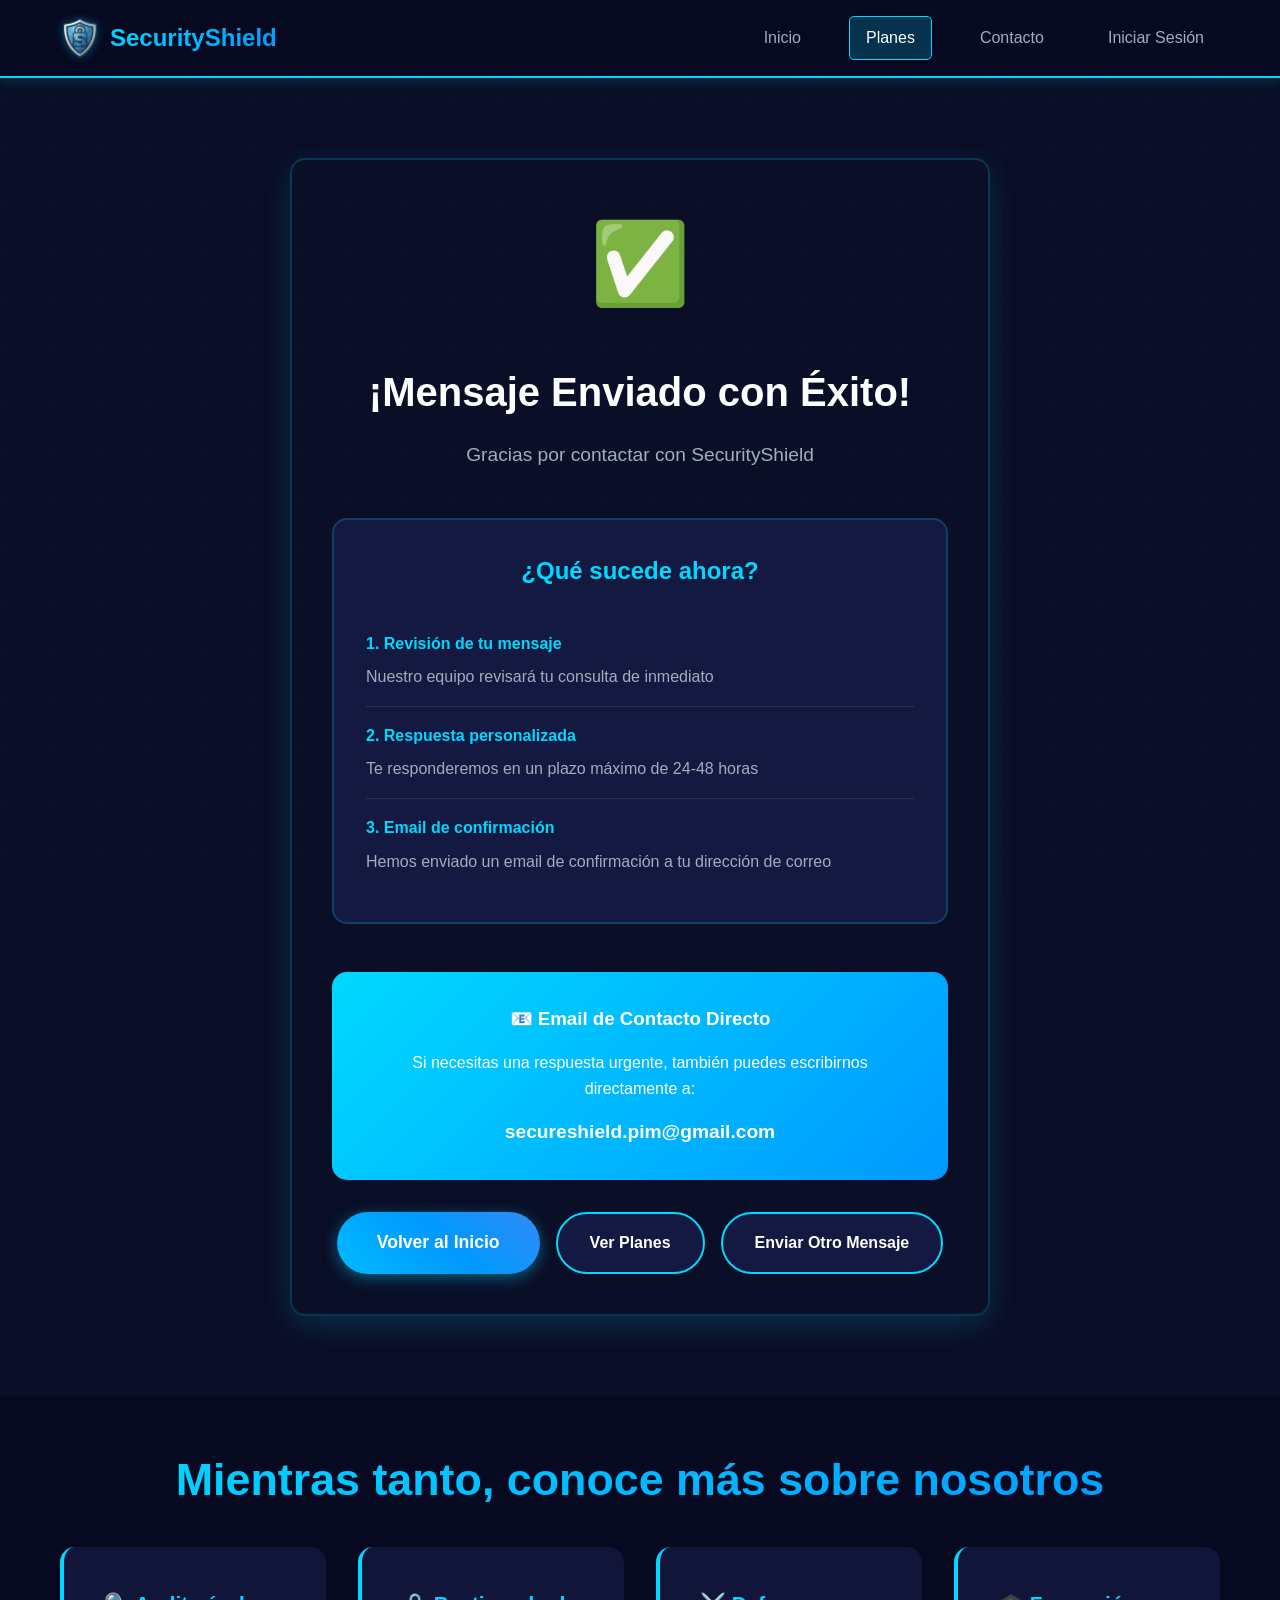
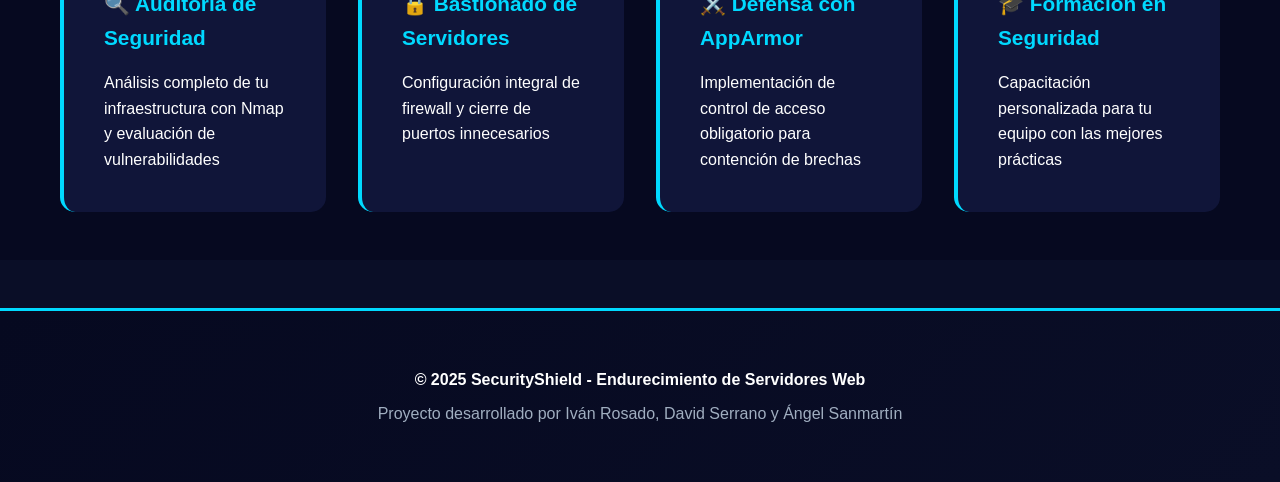
<file: gracias.html>
<!DOCTYPE html>
<html lang="es">
<head>
    <meta charset="UTF-8">
    <meta name="viewport" content="width=device-width, initial-scale=1.0">
    <title>Mensaje Enviado - SecurityShield</title>
    <link rel="stylesheet" href="styles.css">
    <link rel="icon" href="images/favicon.png">
</head>
<body>
    <nav class="navbar">
        <div class="nav-container">
            <div class="logo">
                <img src="images/favicon.png" alt="SecurityShield" class="shield-icon">
                <span class="logo-text">SecurityShield</span>
            </div>
            
            <!-- Botón hamburguesa -->
            <button class="mobile-menu-toggle" id="menuToggle" aria-label="Menú">
                <span></span>
                <span></span>
                <span></span>
            </button>
            
            <ul class="nav-menu" id="navMenu">
                <li><a href="index.html">Inicio</a></li>
                <li><a href="suscripcion.html" class="active">Planes</a></li>
                <li><a href="contacto.html">Contacto</a></li>
                <li><a href="login.html" id="loginLink">Iniciar Sesión</a></li>
                <li><a href="#" id="logoutLink" class="logout-link" style="display:none">Cerrar Sesión</a></li>
            </ul>
        </div>
    </nav>

    <!-- Overlay -->
    <div class="nav-overlay" id="navOverlay"></div>

    <section class="confirmation-section" style="padding: 5rem 2rem; min-height: 70vh;">
        <div class="container">
            <div class="success-confirmation" style="max-width: 700px; margin: 0 auto; text-align: center;">
                <div class="success-icon" style="font-size: 5rem; margin-bottom: 2rem;">✅</div>
                <h1 style="font-size: 2.5rem; margin-bottom: 1rem;">¡Mensaje Enviado con Éxito!</h1>
                <p style="font-size: 1.2rem; color: var(--text-gray); margin-bottom: 3rem;">
                    Gracias por contactar con SecurityShield
                </p>
                
                <div class="confirmation-details" style="background-color: var(--card-bg); padding: 2rem; border-radius: 15px; border: 2px solid rgba(0, 217, 255, 0.2); margin-bottom: 3rem;">
                    <h2 style="color: var(--primary-color); margin-bottom: 1.5rem;">¿Qué sucede ahora?</h2>
                    <div style="text-align: left;">
                        <div style="padding: 1rem 0; border-bottom: 1px solid rgba(255,255,255,0.1);">
                            <strong style="color: var(--primary-color);">1. Revisión de tu mensaje</strong>
                            <p style="color: var(--text-gray); margin: 0.5rem 0 0 0;">
                                Nuestro equipo revisará tu consulta de inmediato
                            </p>
                        </div>
                        <div style="padding: 1rem 0; border-bottom: 1px solid rgba(255,255,255,0.1);">
                            <strong style="color: var(--primary-color);">2. Respuesta personalizada</strong>
                            <p style="color: var(--text-gray); margin: 0.5rem 0 0 0;">
                                Te responderemos en un plazo máximo de 24-48 horas
                            </p>
                        </div>
                        <div style="padding: 1rem 0;">
                            <strong style="color: var(--primary-color);">3. Email de confirmación</strong>
                            <p style="color: var(--text-gray); margin: 0.5rem 0 0 0;">
                                Hemos enviado un email de confirmación a tu dirección de correo
                            </p>
                        </div>
                    </div>
                </div>

                <div style="background: var(--gradient-2); padding: 2rem; border-radius: 15px; margin-bottom: 2rem;">
                    <h3 style="margin-bottom: 1rem;">📧 Email de Contacto Directo</h3>
                    <p style="margin-bottom: 1rem;">
                        Si necesitas una respuesta urgente, también puedes escribirnos directamente a:
                    </p>
                    <a href="mailto:secureshield.pim@gmail.com" style="color: white; font-size: 1.2rem; font-weight: bold; text-decoration: none;">
                        secureshield.pim@gmail.com
                    </a>
                </div>

                <div class="action-buttons" style="display: flex; gap: 1rem; justify-content: center; flex-wrap: wrap;">
                    <a href="index.html" class="cta-button">Volver al Inicio</a>
                    <a href="suscripcion.html" class="secondary-button" style="display: inline-block; padding: 1rem 2rem; background-color: var(--card-bg); color: var(--text-light); text-decoration: none; border-radius: 50px; font-weight: bold; border: 2px solid var(--primary-color);">Ver Planes</a>
                    <a href="contacto.html" class="secondary-button" style="display: inline-block; padding: 1rem 2rem; background-color: var(--card-bg); color: var(--text-light); text-decoration: none; border-radius: 50px; font-weight: bold; border: 2px solid var(--primary-color);">Enviar Otro Mensaje</a>
                </div>
            </div>
        </div>
    </section>

    <section class="why-us" style="padding: 3rem 2rem; background-color: var(--darker-bg);">
        <div class="container">
            <h2 style="text-align: center; margin-bottom: 2rem;">Mientras tanto, conoce más sobre nosotros</h2>
            <div class="features">
                <div class="feature">
                    <h3>🔍 Auditoría de Seguridad</h3>
                    <p>Análisis completo de tu infraestructura con Nmap y evaluación de vulnerabilidades</p>
                </div>
                <div class="feature">
                    <h3>🔒 Bastionado de Servidores</h3>
                    <p>Configuración integral de firewall y cierre de puertos innecesarios</p>
                </div>
                <div class="feature">
                    <h3>⚔️ Defensa con AppArmor</h3>
                    <p>Implementación de control de acceso obligatorio para contención de brechas</p>
                </div>
                <div class="feature">
                    <h3>🎓 Formación en Seguridad</h3>
                    <p>Capacitación personalizada para tu equipo con las mejores prácticas</p>
                </div>
            </div>
        </div>
    </section>

    <footer>
        <div class="container">
            <p>&copy; 2025 SecurityShield - Endurecimiento de Servidores Web</p>
            <p>Proyecto desarrollado por Iván Rosado, David Serrano y Ángel Sanmartín</p>
        </div>
    </footer>

    <script>
        function checkSession() {
            const user = JSON.parse(localStorage.getItem('secureshield_user') || 'null');
            const loginLi = document.querySelector('#loginLink').parentElement;
            const logoutLi = document.querySelector('#logoutLink').parentElement;
            
            if (user) {
                loginLi.style.display = 'none';
                logoutLi.style.display = 'block';
                document.getElementById('logoutLink').textContent = `Cerrar Sesión (${user.nombre})`;
            } else {
                loginLi.style.display = 'block';
                logoutLi.style.display = 'none';
            }
        }

        checkSession();
    </script>
    <script src="mobile-menu.js"></script>

</body>
</html>
</file>
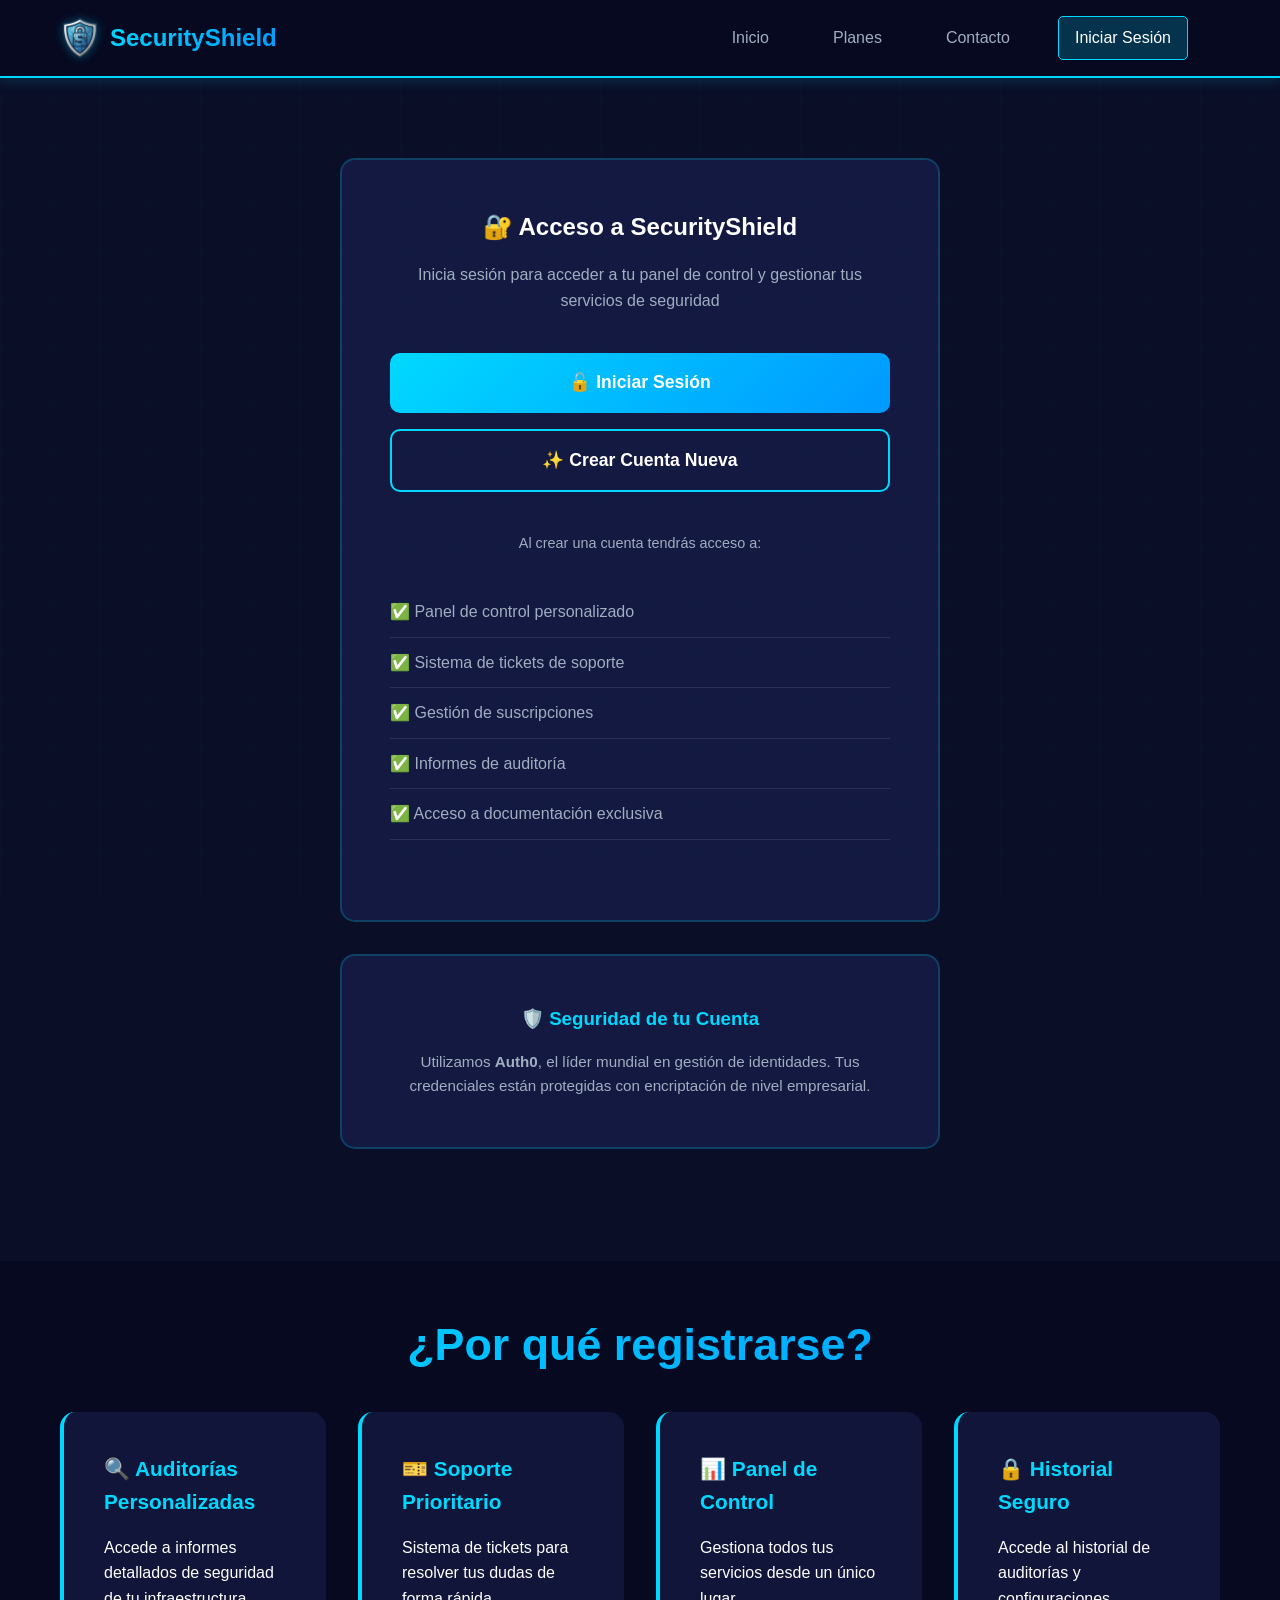
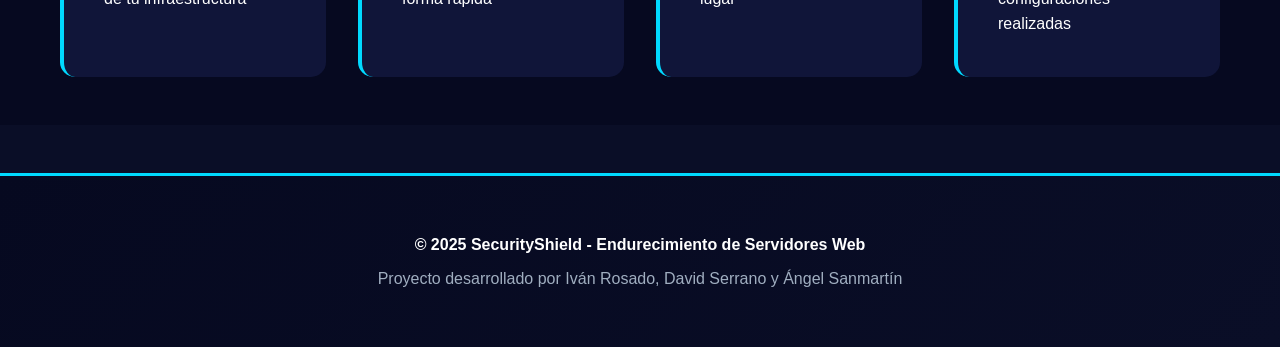
<file: login.html>
<!DOCTYPE html>
<html lang="es">
<head>
    <meta charset="UTF-8">
    <meta name="viewport" content="width=device-width, initial-scale=1.0">
    <title>Iniciar Sesión - SecurityShield</title>
    <link rel="stylesheet" href="styles.css">
    <link rel="icon" href="images/favicon.png">
    <style>
        .identity-container {
            max-width: 600px;
            margin: 0 auto;
            text-align: center;
        }
        
        .identity-box {
            background-color: var(--card-bg);
            padding: 3rem;
            border-radius: 15px;
            border: 2px solid rgba(0, 217, 255, 0.2);
            margin-bottom: 2rem;
        }
        
        .identity-button {
            display: inline-block;
            width: 100%;
            padding: 1.2rem;
            background: var(--gradient-2);
            color: white;
            border: none;
            border-radius: 10px;
            font-size: 1.1rem;
            font-weight: bold;
            cursor: pointer;
            transition: transform 0.3s;
            margin: 0.5rem 0;
        }
        
        .identity-button:hover {
            transform: scale(1.05);
        }
        
        .identity-button.secondary {
            background: var(--card-bg);
            border: 2px solid var(--primary-color);
        }
        
        .feature-list {
            text-align: left;
            margin: 2rem 0;
            padding: 0;
            list-style: none;
        }
        
        .feature-list li {
            padding: 0.75rem 0;
            border-bottom: 1px solid rgba(255,255,255,0.1);
            color: var(--text-gray);
        }
        
        .user-info {
            background: var(--gradient-2);
            padding: 2rem;
            border-radius: 15px;
            margin-bottom: 2rem;
        }

        .loading {
            display: none;
            text-align: center;
            padding: 2rem;
            color: var(--primary-color);
        }

        .loading.active {
            display: block;
        }
    </style>
</head>
<body>
    <nav class="navbar">
        <div class="nav-container">
            <div class="logo">
                <img src="images/favicon.png" alt="SecurityShield" class="shield-icon">
                <span class="logo-text">SecurityShield</span>
            </div>
            
            <button class="mobile-menu-toggle" id="menuToggle" aria-label="Menú">
                <span></span>
                <span></span>
                <span></span>
            </button>
            
            <ul class="nav-menu" id="navMenu">
                <li><a href="index.html">Inicio</a></li>
                <li><a href="suscripcion.html">Planes</a></li>
                <li><a href="contacto.html">Contacto</a></li>
                <li><a href="login.html" class="active">Iniciar Sesión</a></li>
                <li><a href="#" id="logoutLink" class="logout-link" style="display:none">Cerrar Sesión</a></li>
            </ul>
        </div>
    </nav>

    <div class="nav-overlay" id="navOverlay"></div>

    <section class="auth-section">
        <div class="container">
            <!-- Loading -->
            <div class="loading" id="loading">
                <h2>Cargando...</h2>
                <p>Verificando sesión...</p>
            </div>

            <!-- Vista cuando NO hay usuario logueado -->
            <div id="loginView" class="identity-container" style="display:none;">
                <div id="planNotice" style="display:none;" class="plan-notice">
                    <p>📦 Has seleccionado el plan: <strong id="selectedPlan"></strong></p>
                    <p>Inicia sesión o crea una cuenta para continuar</p>
                </div>

                <div class="identity-box">
                    <h1 style="margin-bottom: 1rem;">🔐 Acceso a SecurityShield</h1>
                    <p style="color: var(--text-gray); margin-bottom: 2rem;">
                        Inicia sesión para acceder a tu panel de control y gestionar tus servicios de seguridad
                    </p>
                    
                    <button class="identity-button" id="loginButton">
                        🔓 Iniciar Sesión
                    </button>
                    
                    <button class="identity-button secondary" id="signupButton">
                        ✨ Crear Cuenta Nueva
                    </button>
                    
                    <p style="color: var(--text-gray); margin-top: 2rem; font-size: 0.9rem;">
                        Al crear una cuenta tendrás acceso a:
                    </p>
                    
                    <ul class="feature-list">
                        <li>✅ Panel de control personalizado</li>
                        <li>✅ Sistema de tickets de soporte</li>
                        <li>✅ Gestión de suscripciones</li>
                        <li>✅ Informes de auditoría</li>
                        <li>✅ Acceso a documentación exclusiva</li>
                    </ul>
                </div>

                <div class="identity-box">
                    <h3 style="color: var(--primary-color); margin-bottom: 1rem;">
                        🛡️ Seguridad de tu Cuenta
                    </h3>
                    <p style="color: var(--text-gray); font-size: 0.95rem;">
                        Utilizamos <strong>Auth0</strong>, el líder mundial en gestión de identidades. 
                        Tus credenciales están protegidas con encriptación de nivel empresarial.
                    </p>
                </div>
            </div>

            <!-- Vista cuando SÍ hay usuario logueado -->
            <div id="userView" class="identity-container" style="display:none;">
                <div class="user-info">
                    <h1 style="margin-bottom: 0.5rem;">¡Bienvenido de nuevo!</h1>
                    <p id="userEmail" style="font-size: 1.2rem; margin: 0;"></p>
                </div>

                <div class="identity-box">
                    <h2 style="margin-bottom: 2rem;">¿Qué deseas hacer?</h2>
                    
                    <a href="contacto.html" class="identity-button" style="text-decoration: none; line-height: 1.2rem;">
                        📧 Contactar con Nosotros
                    </a>
                    
                    <a href="suscripcion.html" class="identity-button secondary" style="text-decoration: none; line-height: 1.2rem;">
                        📦 Ver Planes
                    </a>
                    
                    <button class="identity-button secondary" id="logoutButton" style="margin-top: 2rem; background-color: var(--danger); border-color: var(--danger);">
                        🚪 Cerrar Sesión
                    </button>
                </div>
            </div>
        </div>
    </section>

    <section class="why-us" style="padding: 3rem 2rem;">
        <div class="container">
            <h2 style="text-align: center; margin-bottom: 2rem;">¿Por qué registrarse?</h2>
            <div class="features">
                <div class="feature">
                    <h3>🔍 Auditorías Personalizadas</h3>
                    <p>Accede a informes detallados de seguridad de tu infraestructura</p>
                </div>
                <div class="feature">
                    <h3>🎫 Soporte Prioritario</h3>
                    <p>Sistema de tickets para resolver tus dudas de forma rápida</p>
                </div>
                <div class="feature">
                    <h3>📊 Panel de Control</h3>
                    <p>Gestiona todos tus servicios desde un único lugar</p>
                </div>
                <div class="feature">
                    <h3>🔒 Historial Seguro</h3>
                    <p>Accede al historial de auditorías y configuraciones realizadas</p>
                </div>
            </div>
        </div>
    </section>

    <footer>
        <div class="container">
            <p>&copy; 2025 SecurityShield - Endurecimiento de Servidores Web</p>
            <p>Proyecto desarrollado por Iván Rosado, David Serrano y Ángel Sanmartín</p>
        </div>
    </footer>

    <!-- Auth0 SDK -->
    <script src="https://cdn.auth0.com/js/auth0-spa-js/2.0/auth0-spa-js.production.js"></script>
    <script src="auth-config.js"></script>
    <script src="mobile-menu.js"></script>
</body>
</html>
</file>
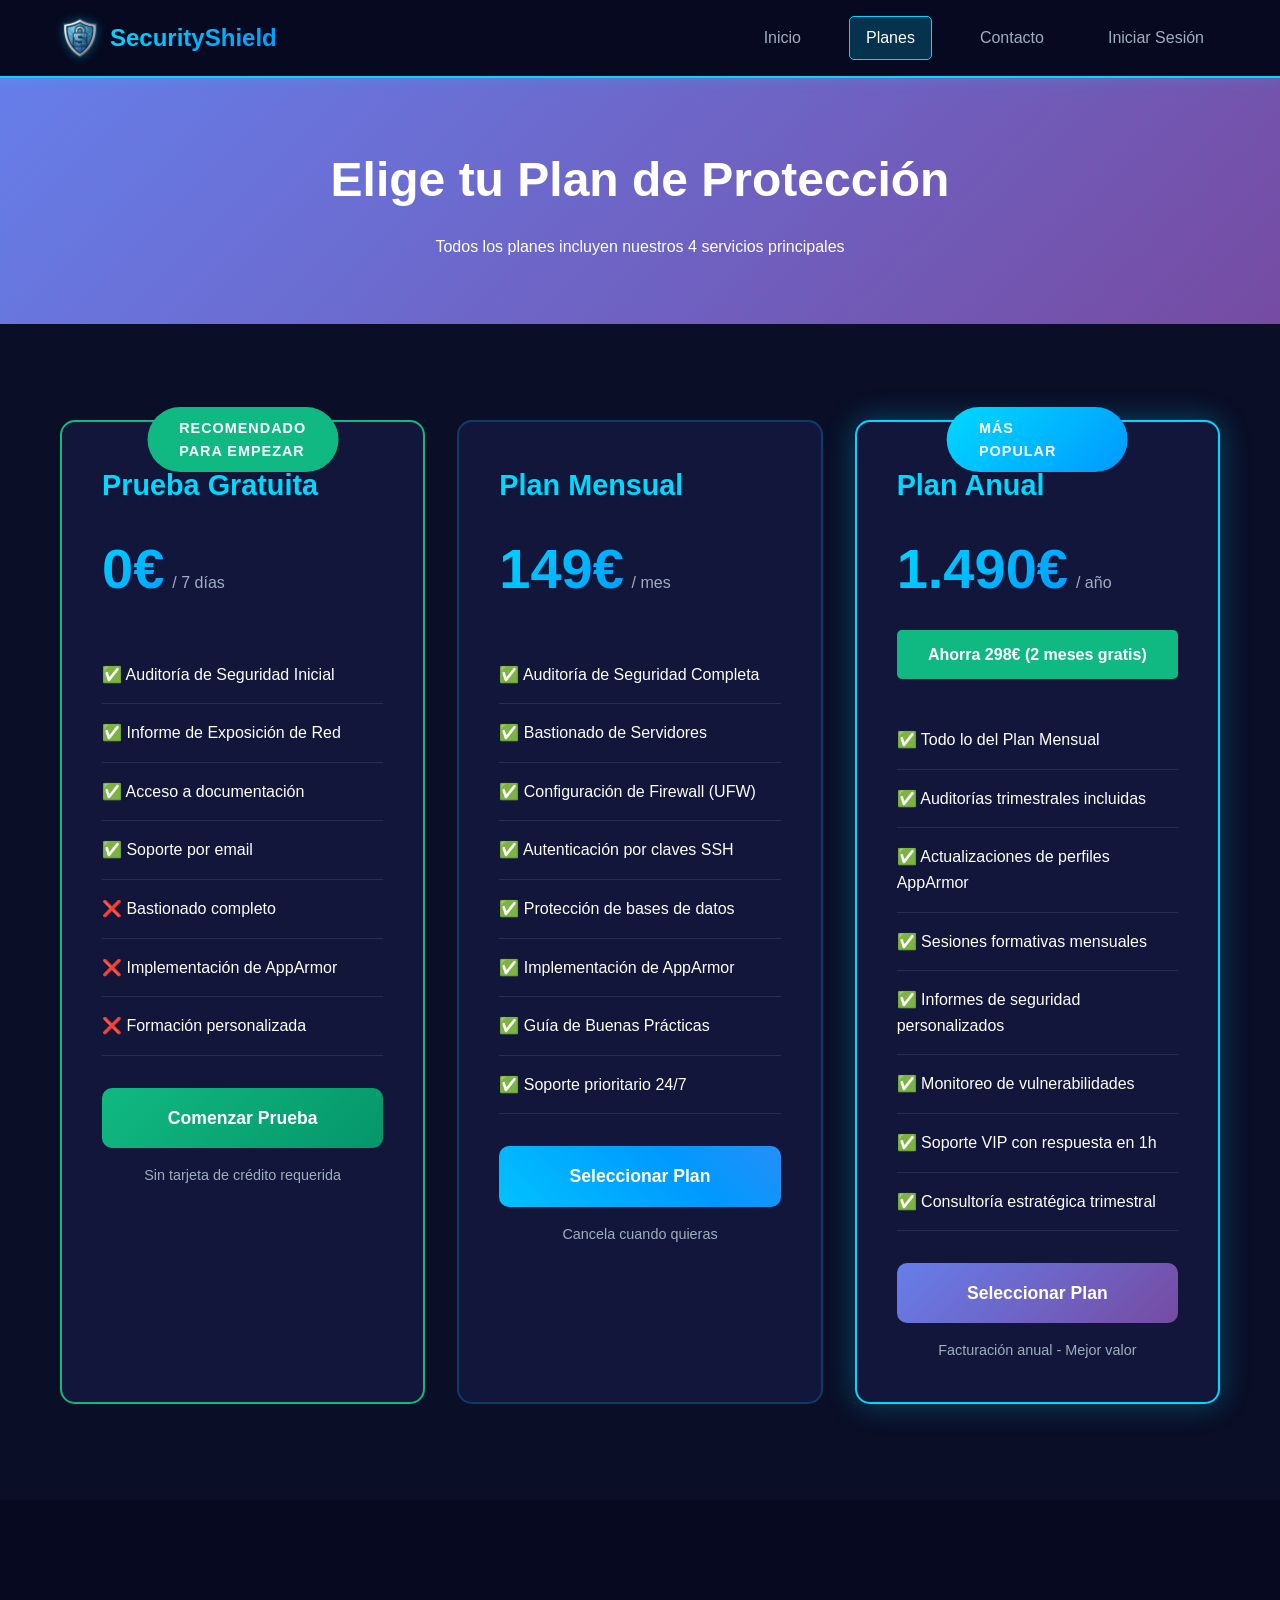
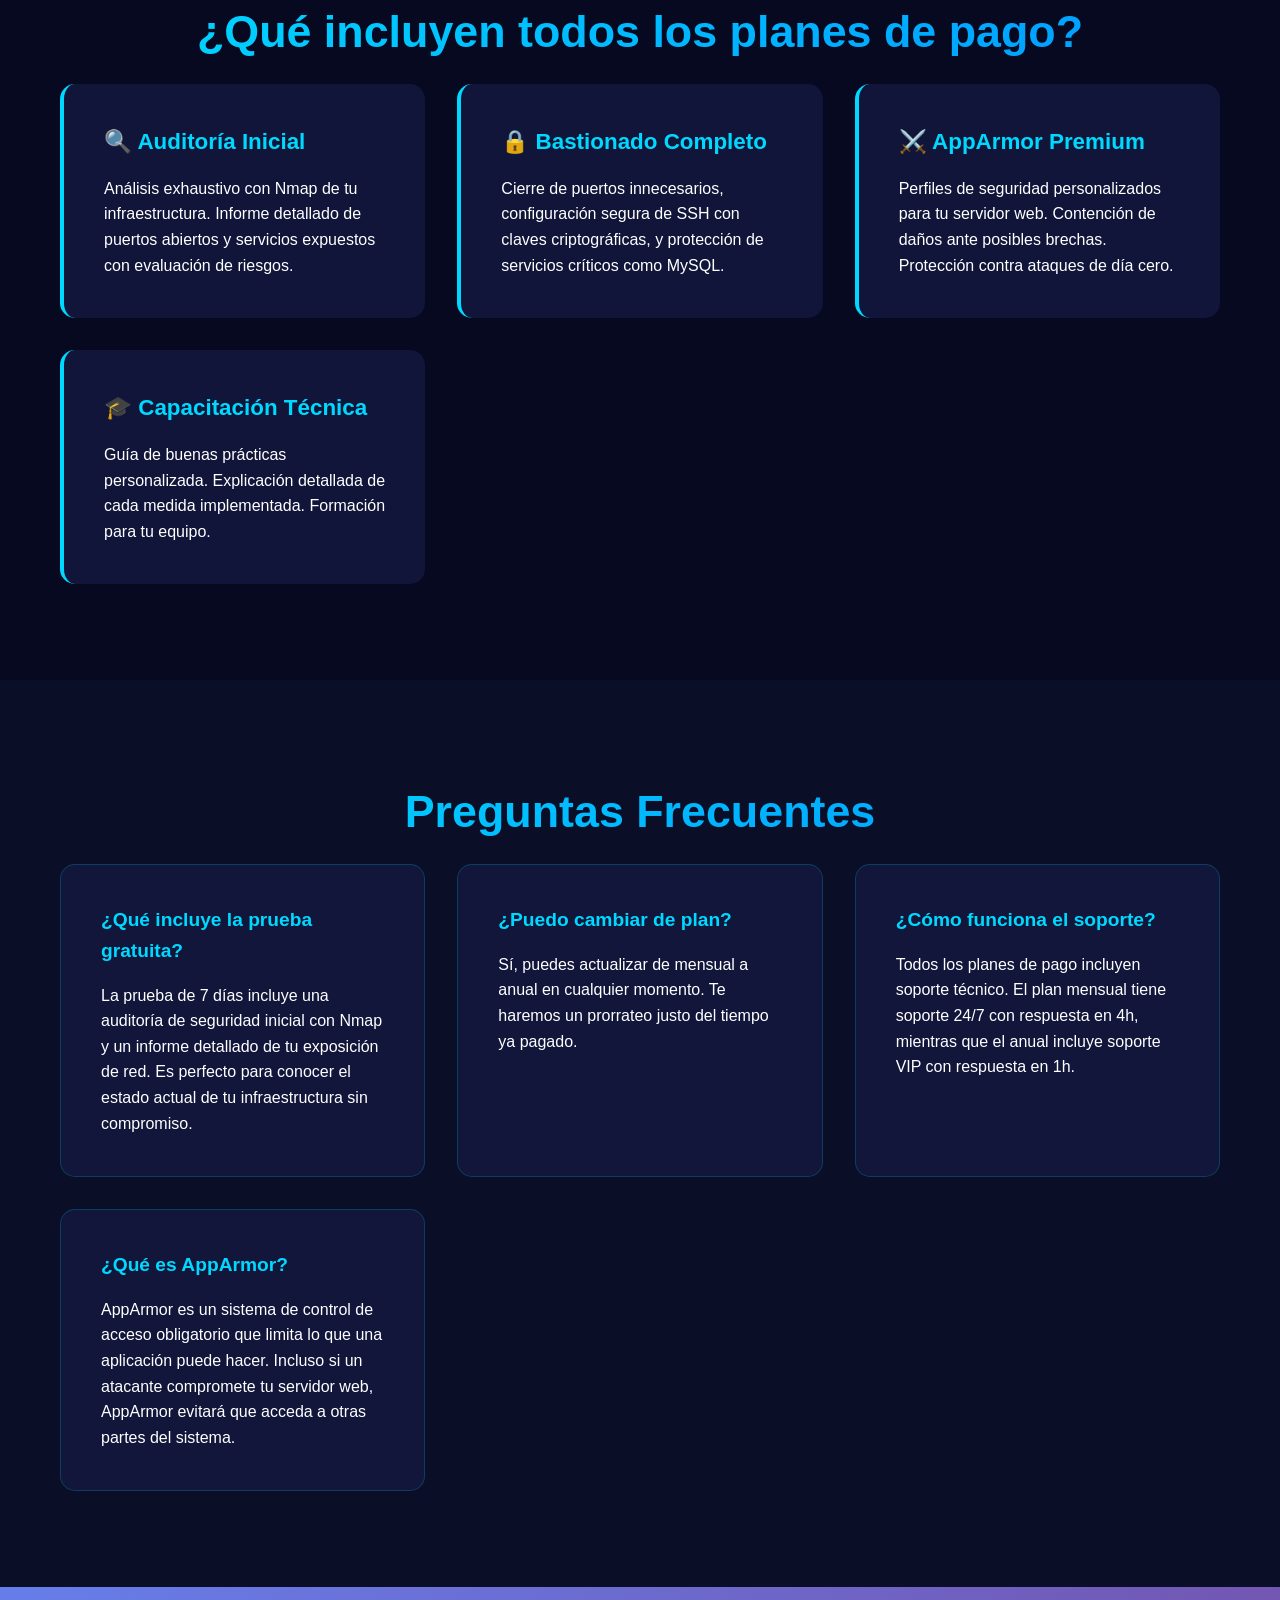
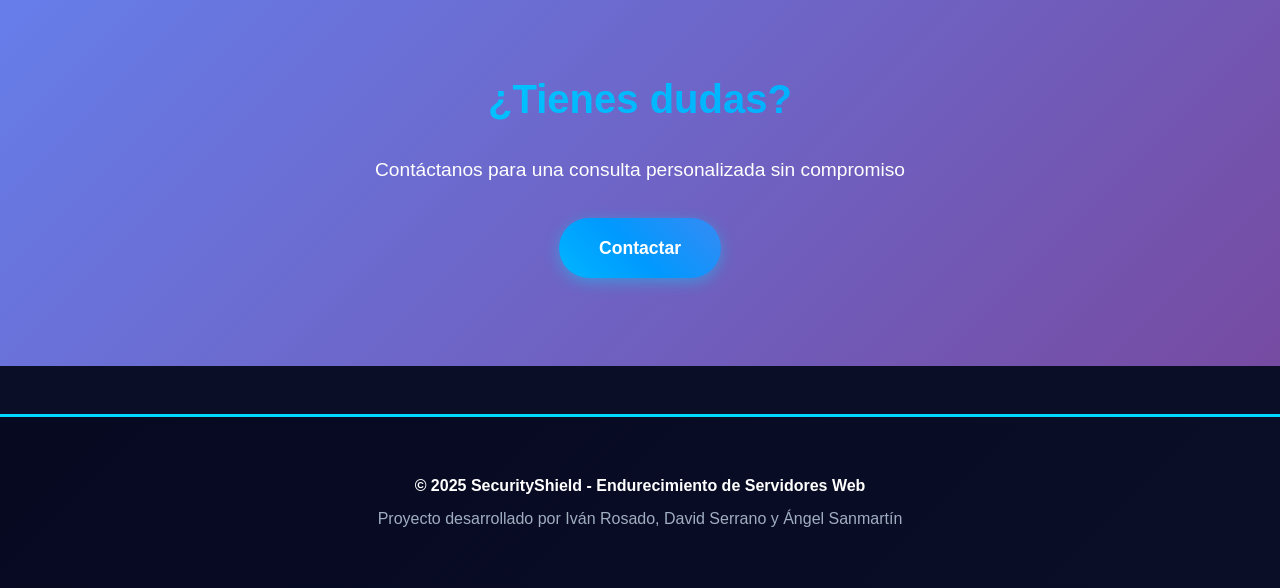
<file: suscripcion.html>
<!DOCTYPE html>
<html lang="es">
<head>
    <meta charset="UTF-8">
    <meta name="viewport" content="width=device-width, initial-scale=1.0">
    <title>Planes - SecurityShield</title>
    <link rel="stylesheet" href="styles.css">
    <link rel="icon" href="images/favicon.png">
</head>
<body>
    <nav class="navbar">
        <div class="nav-container">
            <div class="logo">
                <img src="images/favicon.png" alt="SecurityShield" class="shield-icon">
                <span class="logo-text">SecurityShield</span>
            </div>
            
            <!-- Botón hamburguesa -->
            <button class="mobile-menu-toggle" id="menuToggle" aria-label="Menú">
                <span></span>
                <span></span>
                <span></span>
            </button>
            
            <ul class="nav-menu" id="navMenu">
                <li><a href="index.html">Inicio</a></li>
                <li><a href="suscripcion.html" class="active">Planes</a></li>
                <li><a href="contacto.html">Contacto</a></li>
                <li><a href="login.html" id="loginLink">Iniciar Sesión</a></li>
                <li><a href="#" id="logoutLink" class="logout-link" style="display:none">Cerrar Sesión</a></li>
            </ul>
        </div>
    </nav>

    <!-- Overlay -->
    <div class="nav-overlay" id="navOverlay"></div>


    <section class="pricing-hero">
        <div class="container">
            <h1>Elige tu Plan de Protección</h1>
            <p>Todos los planes incluyen nuestros 4 servicios principales</p>
        </div>
    </section>

    <section class="pricing">
        <div class="container">
            <div class="pricing-grid">
                
                <div class="pricing-card trial">
                    <div class="badge">Recomendado para empezar</div>
                    <h3>Prueba Gratuita</h3>
                    <div class="price">
                        <span class="amount">0€</span>
                        <span class="period">/ 7 días</span>
                    </div>
                    <ul class="features-list">
                        <li>✅ Auditoría de Seguridad Inicial</li>
                        <li>✅ Informe de Exposición de Red</li>
                        <li>✅ Acceso a documentación</li>
                        <li>✅ Soporte por email</li>
                        <li>❌ Bastionado completo</li>
                        <li>❌ Implementación de AppArmor</li>
                        <li>❌ Formación personalizada</li>
                    </ul>
                    <a href="#" class="plan-button trial-button" data-plan="trial">Comenzar Prueba</a>
                    <p class="plan-note">Sin tarjeta de crédito requerida</p>
                </div>

                <div class="pricing-card">
                    <h3>Plan Mensual</h3>
                    <div class="price">
                        <span class="amount">149€</span>
                        <span class="period">/ mes</span>
                    </div>
                    <ul class="features-list">
                        <li>✅ Auditoría de Seguridad Completa</li>
                        <li>✅ Bastionado de Servidores</li>
                        <li>✅ Configuración de Firewall (UFW)</li>
                        <li>✅ Autenticación por claves SSH</li>
                        <li>✅ Protección de bases de datos</li>
                        <li>✅ Implementación de AppArmor</li>
                        <li>✅ Guía de Buenas Prácticas</li>
                        <li>✅ Soporte prioritario 24/7</li>
                    </ul>
                    <a href="#" class="plan-button" data-plan="monthly">Seleccionar Plan</a>
                    <p class="plan-note">Cancela cuando quieras</p>
                </div>

                <div class="pricing-card popular">
                    <div class="badge">Más popular</div>
                    <h3>Plan Anual</h3>
                    <div class="price">
                        <span class="amount">1.490€</span>
                        <span class="period">/ año</span>
                    </div>
                    <div class="savings">Ahorra 298€ (2 meses gratis)</div>
                    <ul class="features-list">
                        <li>✅ Todo lo del Plan Mensual</li>
                        <li>✅ Auditorías trimestrales incluidas</li>
                        <li>✅ Actualizaciones de perfiles AppArmor</li>
                        <li>✅ Sesiones formativas mensuales</li>
                        <li>✅ Informes de seguridad personalizados</li>
                        <li>✅ Monitoreo de vulnerabilidades</li>
                        <li>✅ Soporte VIP con respuesta en 1h</li>
                        <li>✅ Consultoría estratégica trimestral</li>
                    </ul>
                    <a href="#" class="plan-button popular-button" data-plan="annual">Seleccionar Plan</a>
                    <p class="plan-note">Facturación anual - Mejor valor</p>
                </div>

            </div>
        </div>
    </section>

    <section class="services-included">
        <div class="container">
            <h2>¿Qué incluyen todos los planes de pago?</h2>
            <div class="included-grid">
                <div class="included-item">
                    <h3>🔍 Auditoría Inicial</h3>
                    <p>Análisis exhaustivo con Nmap de tu infraestructura. Informe detallado de puertos abiertos y servicios expuestos con evaluación de riesgos.</p>
                </div>
                <div class="included-item">
                    <h3>🔒 Bastionado Completo</h3>
                    <p>Cierre de puertos innecesarios, configuración segura de SSH con claves criptográficas, y protección de servicios críticos como MySQL.</p>
                </div>
                <div class="included-item">
                    <h3>⚔️ AppArmor Premium</h3>
                    <p>Perfiles de seguridad personalizados para tu servidor web. Contención de daños ante posibles brechas. Protección contra ataques de día cero.</p>
                </div>
                <div class="included-item">
                    <h3>🎓 Capacitación Técnica</h3>
                    <p>Guía de buenas prácticas personalizada. Explicación detallada de cada medida implementada. Formación para tu equipo.</p>
                </div>
            </div>
        </div>
    </section>

    <section class="faq">
        <div class="container">
            <h2>Preguntas Frecuentes</h2>
            <div class="faq-grid">
                <div class="faq-item">
                    <h3>¿Qué incluye la prueba gratuita?</h3>
                    <p>La prueba de 7 días incluye una auditoría de seguridad inicial con Nmap y un informe detallado de tu exposición de red. Es perfecto para conocer el estado actual de tu infraestructura sin compromiso.</p>
                </div>
                <div class="faq-item">
                    <h3>¿Puedo cambiar de plan?</h3>
                    <p>Sí, puedes actualizar de mensual a anual en cualquier momento. Te haremos un prorrateo justo del tiempo ya pagado.</p>
                </div>
                <div class="faq-item">
                    <h3>¿Cómo funciona el soporte?</h3>
                    <p>Todos los planes de pago incluyen soporte técnico. El plan mensual tiene soporte 24/7 con respuesta en 4h, mientras que el anual incluye soporte VIP con respuesta en 1h.</p>
                </div>
                <div class="faq-item">
                    <h3>¿Qué es AppArmor?</h3>
                    <p>AppArmor es un sistema de control de acceso obligatorio que limita lo que una aplicación puede hacer. Incluso si un atacante compromete tu servidor web, AppArmor evitará que acceda a otras partes del sistema.</p>
                </div>
            </div>
        </div>
    </section>

    <section class="cta-section">
        <div class="container">
            <h2>¿Tienes dudas?</h2>
            <p>Contáctanos para una consulta personalizada sin compromiso</p>
            <a href="contacto.html" class="cta-button">Contactar</a>
        </div>
    </section>

    <footer>
        <div class="container">
            <p>&copy; 2025 SecurityShield - Endurecimiento de Servidores Web</p>
            <p>Proyecto desarrollado por Iván Rosado, David Serrano y Ángel Sanmartín</p>
        </div>
    </footer>

    <script>
        function checkSession() {
            const user = JSON.parse(localStorage.getItem('secureshield_user') || 'null');
            const loginLi = document.querySelector('#loginLink').parentElement;
            const logoutLi = document.querySelector('#logoutLink').parentElement;
            
            if (user) {
                loginLi.style.display = 'none';
                logoutLi.style.display = 'block';
                document.getElementById('logoutLink').textContent = `Cerrar Sesión (${user.nombre})`;
            } else {
                loginLi.style.display = 'block';
                logoutLi.style.display = 'none';
            }
        }

        checkSession();

        document.getElementById('logoutLink')?.addEventListener('click', (e) => {
            e.preventDefault();
            if (confirm('¿Estás seguro que deseas cerrar sesión?')) {
                localStorage.removeItem('secureshield_user');
                window.location.href = 'index.html';
            }
        });

        document.querySelectorAll('[data-plan]').forEach(button => {
            button.addEventListener('click', (e) => {
                e.preventDefault();
                const plan = e.currentTarget.getAttribute('data-plan');
                const user = JSON.parse(localStorage.getItem('secureshield_user') || 'null');
                
                if (user) {
                    window.location.href = `confirmacion.html?plan=${plan}`;
                } else {
                    window.location.href = `login.html?plan=${plan}`;
                }
            });
        });

        checkSession();
    </script>
    <script src="mobile-menu.js"></script>

</body>
</html>
</file>
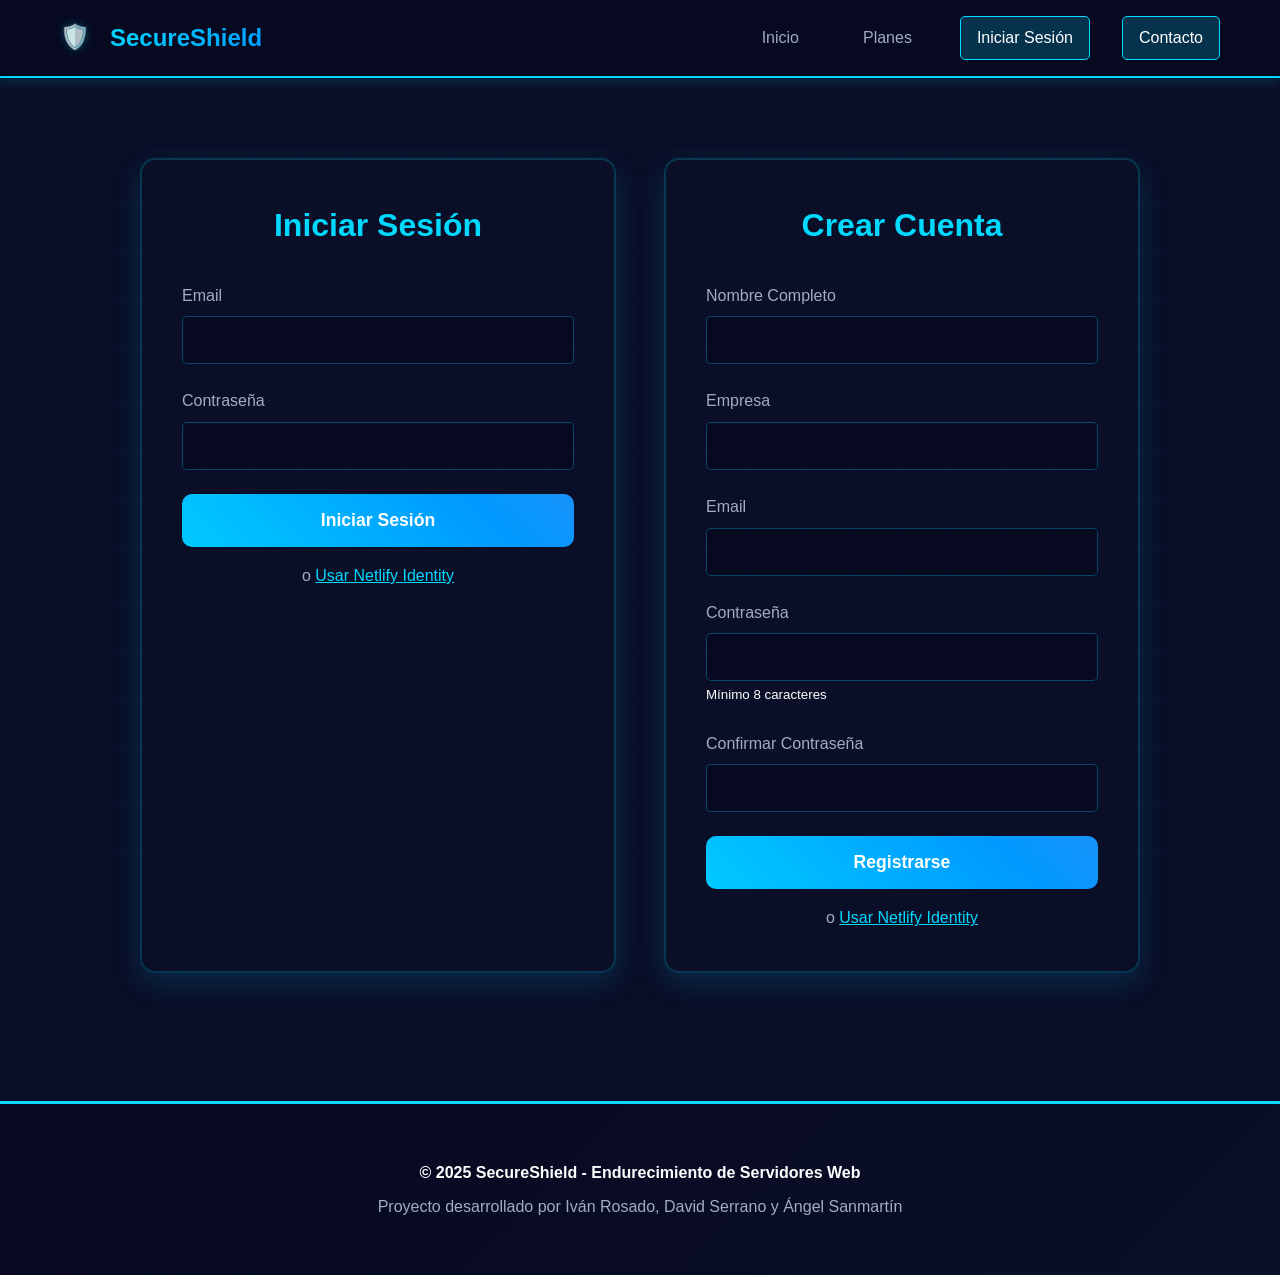
<file: tienda.html>
<!DOCTYPE html>
<html lang="es">
<head>
    <meta charset="UTF-8">
    <meta name="viewport" content="width=device-width, initial-scale=1.0">
    <title>Iniciar Sesión - SecureShield</title>
    <link rel="stylesheet" href="styles.css">
    <script src="https://identity.netlify.com/v1/netlify-identity-widget.js"></script>
    <link rel="icon" href="images/favicon.png">
</head>
<body>
    <nav class="navbar">
        <div class="nav-container">
            <div class="logo">
                <span class="shield-icon">🛡️</span>
                <span class="logo-text">SecureShield</span>
            </div>
            <ul class="nav-menu">
                <li><a href="index.html">Inicio</a></li>
                <li><a href="suscripcion.html">Planes</a></li>
                <li><a href="tienda.html" class="active">Iniciar Sesión</a></li>
                <li><a href="contacto.html" class="active">Contacto</a></li>
            </ul>
        </div>
    </nav>

    <section class="auth-section">
        <div class="container">
            <div id="planNotice" style="display:none;" class="plan-notice">
                <p>📦 Has seleccionado el plan: <strong id="selectedPlan"></strong></p>
                <p>Inicia sesión o crea una cuenta para continuar</p>
            </div>

            <div class="auth-container">
                <div class="auth-box login-box">
                    <h2>Iniciar Sesión</h2>
                    
                    <div id="loginError" class="alert alert-error" style="display:none;"></div>
                    
                    <form name="login" netlify id="loginForm">
                        <p style="display:none;">
                            <label>Don't fill this out: <input name="bot-field"></label>
                        </p>
                        
                        <div class="form-group">
                            <label for="login-email">Email</label>
                            <input type="email" id="login-email" name="email" required>
                        </div>
                        <div class="form-group">
                            <label for="login-password">Contraseña</label>
                            <input type="password" id="login-password" name="password" required>
                        </div>
                        <button type="submit" class="auth-button">Iniciar Sesión</button>
                        <p style="text-align: center; margin-top: 1rem; color: var(--text-gray);">
                            o <a href="#" onclick="netlifyIdentity.open('login'); return false;" style="color: var(--primary-color);">Usar Netlify Identity</a>
                        </p>
                    </form>
                </div>

                <div class="auth-box register-box">
                    <h2>Crear Cuenta</h2>
                    
                    <div id="registerError" class="alert alert-error" style="display:none;"></div>
                    <div id="registerSuccess" class="alert alert-success" style="display:none;"></div>
                    
                    <form name="register" netlify id="registerForm">
                        <p style="display:none;">
                            <label>Don't fill this out: <input name="bot-field"></label>
                        </p>
                        
                        <div class="form-group">
                            <label for="nombre">Nombre Completo</label>
                            <input type="text" id="nombre" name="nombre" required>
                        </div>
                        <div class="form-group">
                            <label for="empresa">Empresa</label>
                            <input type="text" id="empresa" name="empresa" required>
                        </div>
                        <div class="form-group">
                            <label for="register-email">Email</label>
                            <input type="email" id="register-email" name="email" required>
                        </div>
                        <div class="form-group">
                            <label for="password">Contraseña</label>
                            <input type="password" id="password" name="password" required minlength="8">
                            <small>Mínimo 8 caracteres</small>
                        </div>
                        <div class="form-group">
                            <label for="confirm_password">Confirmar Contraseña</label>
                            <input type="password" id="confirm_password" name="confirm_password" required>
                        </div>
                        <button type="submit" class="auth-button">Registrarse</button>
                        <p style="text-align: center; margin-top: 1rem; color: var(--text-gray);">
                            o <a href="#" onclick="netlifyIdentity.open('signup'); return false;" style="color: var(--primary-color);">Usar Netlify Identity</a>
                        </p>
                    </form>
                </div>
            </div>
        </div>
    </section>

    <footer>
        <div class="container">
            <p>&copy; 2025 SecureShield - Endurecimiento de Servidores Web</p>
            <p>Proyecto desarrollado por Iván Rosado, David Serrano y Ángel Sanmartín</p>
        </div>
    </footer>

    <script>
        // Inicializar Netlify Identity Widget
        if (window.netlifyIdentity) {
            window.netlifyIdentity.on("init", user => {
                if (!user) {
                    window.netlifyIdentity.on("login", user => {
                        document.location.href = "/admin/";
                    });
                }
            });
        }

        // Mostrar plan seleccionado si viene de suscripción
        const urlParams = new URLSearchParams(window.location.search);
        const plan = urlParams.get('plan');
        
        if (plan) {
            document.getElementById('planNotice').style.display = 'block';
            document.getElementById('selectedPlan').textContent = plan;
            sessionStorage.setItem('selected_plan', plan);
        }

        // Manejo del formulario de registro
        document.getElementById('registerForm').addEventListener('submit', async (e) => {
            e.preventDefault();
            
            const password = document.getElementById('password').value;
            const confirmPassword = document.getElementById('confirm_password').value;
            const errorDiv = document.getElementById('registerError');
            const successDiv = document.getElementById('registerSuccess');
            
            errorDiv.style.display = 'none';
            successDiv.style.display = 'none';
            
            if (password !== confirmPassword) {
                errorDiv.textContent = 'Las contraseñas no coinciden';
                errorDiv.style.display = 'block';
                return;
            }
            
            if (password.length < 8) {
                errorDiv.textContent = 'La contraseña debe tener al menos 8 caracteres';
                errorDiv.style.display = 'block';
                return;
            }
            
            // Obtener datos del formulario
            const formData = new FormData(e.target);
            
            try {
                // Enviar a Netlify Forms
                const response = await fetch('/', {
                    method: 'POST',
                    headers: { "Content-Type": "application/x-www-form-urlencoded" },
                    body: new URLSearchParams(formData).toString()
                });
                
                if (response.ok) {
                    // Crear usuario en localStorage (simulación)
                    const userData = {
                        nombre: formData.get('nombre'),
                        email: formData.get('email'),
                        empresa: formData.get('empresa'),
                        fecha_registro: new Date().toISOString()
                    };
                    
                    // Guardar en localStorage
                    const users = JSON.parse(localStorage.getItem('secureshield_users') || '[]');
                    users.push(userData);
                    localStorage.setItem('secureshield_users', JSON.stringify(users));
                    
                    successDiv.textContent = 'Registro exitoso. Ya puedes iniciar sesión.';
                    successDiv.style.display = 'block';
                    e.target.reset();
                } else {
                    throw new Error('Error al registrar');
                }
            } catch (error) {
                errorDiv.textContent = 'Error al registrar el usuario. Por favor, intenta de nuevo.';
                errorDiv.style.display = 'block';
            }
        });

        // Manejo del formulario de login
        document.getElementById('loginForm').addEventListener('submit', async (e) => {
            e.preventDefault();
            
            const email = document.getElementById('login-email').value;
            const password = document.getElementById('login-password').value;
            const errorDiv = document.getElementById('loginError');
            
            errorDiv.style.display = 'none';
            
            // Buscar usuario en localStorage
            const users = JSON.parse(localStorage.getItem('secureshield_users') || '[]');
            const user = users.find(u => u.email === email);
            
            if (user) {
                // Guardar sesión
                localStorage.setItem('secureshield_user', JSON.stringify(user));
                
                // Redirigir según plan seleccionado
                const selectedPlan = sessionStorage.getItem('selected_plan');
                if (selectedPlan) {
                    sessionStorage.removeItem('selected_plan');
                    window.location.href = `confirmacion.html?plan=${selectedPlan}`;
                } else {
                    window.location.href = 'soporte.html';
                }
            } else {
                errorDiv.textContent = 'Email o contraseña incorrectos';
                errorDiv.style.display = 'block';
            }
        });
    </script>
</body>
</html>
</file>
<file: styles.css>
/* Reset y Variables */
* {
    margin: 0;
    padding: 0;
    box-sizing: border-box;
}

:root {
    --primary-color: #00d9ff;
    --secondary-color: #0099ff;
    --dark-bg: #0a0e27;
    --darker-bg: #060920;
    --card-bg: #131940;
    --text-light: #ffffff;
    --text-gray: #a0aec0;
    --success: #10b981;
    --warning: #f59e0b;
    --danger: #ef4444;
    --gradient-1: linear-gradient(135deg, #667eea 0%, #764ba2 100%);
    --gradient-2: linear-gradient(135deg, #00d9ff 0%, #0099ff 100%);
}

body {
    font-family: 'Segoe UI', Tahoma, Geneva, Verdana, sans-serif;
    background-color: var(--dark-bg);
    color: var(--text-light);
    line-height: 1.6;
    position: relative;
}

/* Fondo animado sutil */
body::before {
    content: "";
    position: fixed;
    top: 0;
    left: 0;
    width: 100%;
    height: 100%;
    background: 
        linear-gradient(90deg, rgba(0, 217, 255, 0.02) 1px, transparent 1px),
        linear-gradient(rgba(0, 217, 255, 0.02) 1px, transparent 1px);
    background-size: 50px 50px;
    animation: grid-move 20s linear infinite;
    pointer-events: none;
    z-index: 0;
}

@keyframes grid-move {
    0% { transform: translate(0, 0); }
    100% { transform: translate(50px, 50px); }
}

.container {
    max-width: 1200px;
    margin: 0 auto;
    padding: 0 20px;
}

/* ============================================
   NAVBAR Y MENÚ MÓVIL - VERSIÓN CORREGIDA
   ============================================ */
.navbar {
    background-color: var(--darker-bg);
    padding: 1rem 0;
    border-bottom: 2px solid var(--primary-color);
    position: sticky;
    top: 0;
    z-index: 100;
    box-shadow: 0 4px 12px rgba(0, 217, 255, 0.15);
}

.nav-container {
    max-width: 1200px;
    margin: 0 auto;
    padding: 0 20px;
    display: flex;
    justify-content: space-between;
    align-items: center;
}

.logo {
    display: flex;
    align-items: center;
    gap: 10px;
    font-size: 1.5rem;
    font-weight: bold;
    z-index: 1002;
}

.shield-icon {
    width: 40px;
    height: 40px;
    object-fit: contain;
    animation: glow-pulse 3s ease-in-out infinite alternate;
    filter: drop-shadow(0 0 5px rgba(0, 217, 255, 0.3));
}

@keyframes glow-pulse {
    from {
        filter: drop-shadow(0 0 3px rgba(0, 217, 255, 0.4));
    }
    to {
        filter: drop-shadow(0 0 8px rgba(0, 217, 255, 0.7));
    }
}

.logo-text {
    background: var(--gradient-2);
    -webkit-background-clip: text;
    -webkit-text-fill-color: transparent;
    background-clip: text;
}

/* Menú Desktop */
.nav-menu {
    display: flex;
    list-style: none;
    gap: 2rem;
    align-items: center;
    margin: 0;
}

.nav-menu a {
    color: var(--text-gray);
    text-decoration: none;
    font-weight: 500;
    transition: all 0.3s ease;
    padding: 0.5rem 1rem;
    border-radius: 5px;
    display: inline-block;
}

.nav-menu a:hover {
    color: var(--primary-color);
    background-color: rgba(0, 217, 255, 0.1);
}

.nav-menu a.active {
    color: var(--text-light);
    background-color: rgba(0, 217, 255, 0.2);
    border: 1px solid var(--primary-color);
}

.logout-link {
    color: var(--danger) !important;
}

.logout-link:hover {
    background-color: rgba(239, 68, 68, 0.1) !important;
}

/* Botón hamburguesa - Oculto en desktop */
.mobile-menu-toggle {
    display: none;
    flex-direction: column;
    justify-content: space-around;
    width: 30px;
    height: 25px;
    background: transparent;
    border: none;
    cursor: pointer;
    padding: 0;
    z-index: 1002;
}

.mobile-menu-toggle span {
    width: 100%;
    height: 3px;
    background-color: var(--primary-color);
    border-radius: 3px;
    transition: all 0.3s ease;
    display: block;
}

/* Overlay */
.nav-overlay {
    position: fixed;
    top: 0;
    left: 0;
    width: 100%;
    height: 100%;
    background: rgba(0, 0, 0, 0.7);
    z-index: 998;
    opacity: 0;
    visibility: hidden;
    transition: opacity 0.3s ease, visibility 0.3s ease;
}

.nav-overlay.active {
    opacity: 1;
    visibility: visible;
}

body.menu-open {
    overflow: hidden;
}

/* ============================================
   HERO SECTION
   ============================================ */
.hero {
    background: var(--gradient-1);
    padding: 6rem 2rem;
    text-align: center;
    position: relative;
    overflow: hidden;
}

.hero::before {
    content: "";
    position: absolute;
    top: 0;
    left: 0;
    right: 0;
    bottom: 0;
    background: url('data:image/svg+xml,<svg width="100" height="100" xmlns="http://www.w3.org/2000/svg"><defs><pattern id="grid" width="100" height="100" patternUnits="userSpaceOnUse"><path d="M 100 0 L 0 0 0 100" fill="none" stroke="rgba(255,255,255,0.05)" stroke-width="1"/></pattern></defs><rect width="100" height="100" fill="url(%23grid)"/></svg>');
    opacity: 0.3;
    z-index: 1;
}

.hero::after {
    content: "";
    position: absolute;
    top: -100%;
    left: 0;
    width: 100%;
    height: 3px;
    background: linear-gradient(90deg, transparent, #00d9ff, transparent);
    animation: scan 4s ease-in-out infinite;
    box-shadow: 0 0 10px #00d9ff;
    z-index: 1;
}

@keyframes scan {
    0% { top: -5%; opacity: 0; }
    10% { opacity: 1; }
    90% { opacity: 1; }
    100% { top: 105%; opacity: 0; }
}

.hero-content {
    position: relative;
    z-index: 2;
    max-width: 800px;
    margin: 0 auto;
}

.hero h1 {
    font-size: 3rem;
    margin-bottom: 1rem;
    line-height: 1.2;
    animation: fadeInUp 0.8s ease-out;
}

@keyframes fadeInUp {
    from {
        opacity: 0;
        transform: translateY(30px);
    }
    to {
        opacity: 1;
        transform: translateY(0);
    }
}

.subtitle {
    font-size: 1.3rem;
    margin-bottom: 2rem;
    color: rgba(255, 255, 255, 0.9);
    animation: fadeInUp 0.8s ease-out 0.2s both;
}

.cta-button {
    display: inline-block;
    background: linear-gradient(45deg, #00d9ff, #0099ff, #667eea, #764ba2);
    background-size: 300% 300%;
    animation: gradient-shift 3s ease infinite;
    color: white;
    padding: 1rem 2.5rem;
    border-radius: 50px;
    text-decoration: none;
    font-weight: bold;
    font-size: 1.1rem;
    transition: transform 0.3s, box-shadow 0.3s;
    box-shadow: 0 4px 15px rgba(0, 217, 255, 0.4);
    position: relative;
    overflow: hidden;
}

.cta-button::before {
    content: "";
    position: absolute;
    top: 0;
    left: -100%;
    width: 100%;
    height: 100%;
    background: linear-gradient(90deg, transparent, rgba(255, 255, 255, 0.3), transparent);
    transition: left 0.5s;
}

.cta-button:hover::before {
    left: 100%;
}

@keyframes gradient-shift {
    0%, 100% { background-position: 0% 50%; }
    50% { background-position: 100% 50%; }
}

.cta-button:hover {
    transform: translateY(-3px);
    box-shadow: 0 6px 20px rgba(0, 217, 255, 0.6);
}

/* ============================================
   SECCIONES
   ============================================ */
.services, .why-us, .methodology, .pricing, .services-included, .faq {
    padding: 6rem 2rem;
    position: relative;
}

.services { background-color: var(--dark-bg); }
.why-us { background-color: var(--darker-bg); }
.methodology { background-color: var(--dark-bg); }
.pricing { background-color: var(--dark-bg); }
.services-included { background-color: var(--darker-bg); }
.faq { background-color: var(--dark-bg); }

.services h2, .why-us h2, .methodology h2, .pricing h2, .services-included h2, .faq h2, .cta-section h2 {
    text-align: center;
    font-size: 2.8rem;
    font-weight: 700;
    background: var(--gradient-2);
    -webkit-background-clip: text;
    -webkit-text-fill-color: transparent;
    background-clip: text;
    margin-bottom: 1rem;
}

.service-grid, .included-grid, .faq-grid {
    display: grid;
    grid-template-columns: repeat(auto-fit, minmax(280px, 1fr));
    gap: 2rem;
}

.features {
    display: grid;
    grid-template-columns: repeat(auto-fit, minmax(250px, 1fr));
    gap: 2rem;
}

.steps {
    display: grid;
    grid-template-columns: repeat(auto-fit, minmax(200px, 1fr));
    gap: 2rem;
}

.service-card, .feature, .pricing-card, .step, .included-item, .faq-item {
    background: rgba(19, 25, 64, 0.8);
    padding: 2.5rem;
    border-radius: 15px;
    transition: all 0.3s ease;
    opacity: 0;
    animation: fadeInUp 0.6s ease-out forwards;
}

/* Delays para efecto cascada */
.service-card:nth-child(1), .pricing-card:nth-child(1), .feature:nth-child(1) { animation-delay: 0.1s; }
.service-card:nth-child(2), .pricing-card:nth-child(2), .feature:nth-child(2) { animation-delay: 0.2s; }
.service-card:nth-child(3), .pricing-card:nth-child(3), .feature:nth-child(3) { animation-delay: 0.3s; }
.service-card:nth-child(4), .pricing-card:nth-child(4), .feature:nth-child(4) { animation-delay: 0.4s; }

.service-card {
    border: 1px solid rgba(0, 217, 255, 0.2);
}

.service-card:hover {
    transform: translateY(-8px);
    box-shadow: 0 12px 24px rgba(0, 217, 255, 0.3);
}

.service-icon {
    font-size: 3.5rem;
    margin-bottom: 1.5rem;
    display: inline-block;
    transition: transform 0.3s ease;
    filter: drop-shadow(0 0 5px rgba(0, 217, 255, 0.5));
}

.service-card:hover .service-icon {
    transform: scale(1.15) rotate(5deg);
    filter: drop-shadow(0 0 15px rgba(0, 217, 255, 0.8));
}

.service-card h3 {
    color: var(--primary-color);
    margin-bottom: 1rem;
    font-size: 1.5rem;
}

.feature {
    border-left: 4px solid var(--primary-color);
}

.feature:hover {
    transform: translateX(10px);
    box-shadow: 0 8px 16px rgba(0, 217, 255, 0.2);
}

.feature h3 {
    margin-bottom: 1rem;
    color: var(--primary-color);
    font-size: 1.3rem;
}

.step {
    text-align: center;
    background-color: var(--card-bg);
}

.step:hover {
    transform: translateY(-5px);
    box-shadow: 0 10px 25px rgba(0, 217, 255, 0.2);
}

.step-number {
    width: 60px;
    height: 60px;
    background: var(--gradient-2);
    border-radius: 50%;
    display: flex;
    align-items: center;
    justify-content: center;
    font-size: 2rem;
    font-weight: bold;
    margin: 0 auto 1rem;
}

.step h3 {
    font-size: 1.3rem;
    margin-bottom: 1rem;
    color: var(--primary-color);
}

/* CTA Section */
.cta-section {
    padding: 5rem 2rem;
    background: var(--gradient-1);
    text-align: center;
}

.cta-section h2 {
    font-size: 2.5rem;
    margin-bottom: 1.5rem;
}

.cta-section p {
    margin-bottom: 2rem;
    font-size: 1.2rem;
}

/* Pricing Hero */
.pricing-hero {
    background: var(--gradient-1);
    padding: 4rem 2rem;
    text-align: center;
}

.pricing-hero h1 {
    font-size: 3rem;
    margin-bottom: 1rem;
}

/* Pricing Grid */
.pricing-grid {
    display: grid;
    grid-template-columns: repeat(auto-fit, minmax(300px, 1fr));
    gap: 2rem;
    max-width: 1200px;
    margin: 0 auto;
}

.pricing-card {
    border: 2px solid rgba(0, 217, 255, 0.2);
    position: relative;
}

.pricing-card:hover {
    transform: translateY(-10px);
    box-shadow: 0 30px 60px rgba(0, 217, 255, 0.4);
}

.pricing-card.popular {
    border-color: var(--primary-color);
    box-shadow: 0 0 30px rgba(0, 217, 255, 0.3);
}

.pricing-card.trial {
    border-color: var(--success);
}

.badge {
    position: absolute;
    top: -15px;
    left: 50%;
    transform: translateX(-50%);
    background: var(--gradient-2);
    padding: 0.6rem 2rem;
    border-radius: 50px;
    font-size: 0.9rem;
    font-weight: 700;
    letter-spacing: 1px;
    text-transform: uppercase;
    animation: badge-glow 2s ease-in-out infinite;
}

@keyframes badge-glow {
    0%, 100% { 
        box-shadow: 0 0 10px rgba(0, 217, 255, 0.5);
    }
    50% { 
        box-shadow: 0 0 20px rgba(0, 217, 255, 0.8);
    }
}

.pricing-card.trial .badge {
    background: var(--success);
}

.pricing-card h3 {
    font-size: 1.8rem;
    margin-bottom: 1rem;
    color: var(--primary-color);
}

.price {
    display: flex;
    align-items: baseline;
    gap: 0.5rem;
    margin-bottom: 1rem;
}

.amount {
    font-size: 3.5rem;
    font-weight: 800;
    background: var(--gradient-2);
    -webkit-background-clip: text;
    -webkit-text-fill-color: transparent;
    background-clip: text;
}

.period {
    color: var(--text-gray);
}

.savings {
    background-color: var(--success);
    color: white;
    padding: 0.75rem 1.5rem;
    border-radius: 5px;
    text-align: center;
    margin-bottom: 1.5rem;
    font-weight: bold;
    font-size: 1rem;
}

.features-list {
    list-style: none;
    margin: 2rem 0;
}

.features-list li {
    padding: 1rem 0;
    font-size: 1rem;
    border-bottom: 1px solid rgba(255, 255, 255, 0.1);
}

.plan-button {
    display: block;
    width: 100%;
    padding: 1rem;
    background: linear-gradient(45deg, #00d9ff, #0099ff, #667eea, #764ba2);
    background-size: 300% 300%;
    animation: gradient-shift 3s ease infinite;
    color: white;
    text-align: center;
    text-decoration: none;
    border-radius: 10px;
    font-weight: 700;
    font-size: 1.1rem;
    transition: transform 0.3s;
    min-height: 48px;
}

.plan-button:hover {
    transform: scale(1.05);
    box-shadow: 0 6px 20px rgba(0, 217, 255, 0.5);
}

.trial-button {
    background: linear-gradient(135deg, #10b981 0%, #059669 100%) !important;
}

.popular-button {
    background: var(--gradient-1);
}

.plan-note {
    text-align: center;
    margin-top: 1rem;
    font-size: 0.9rem;
    color: var(--text-gray);
}

/* Included Items */
.included-item {
    border-left: 4px solid var(--primary-color);
    border-radius: 15px;
}

.included-item:hover {
    transform: translateY(-5px);
    box-shadow: 0 10px 25px rgba(0, 217, 255, 0.2);
}

.included-item h3 {
    font-size: 1.4rem;
    margin-bottom: 1rem;
    color: var(--primary-color);
}

/* FAQ Items */
.faq-item {
    border: 1px solid rgba(0, 217, 255, 0.2);
}

.faq-item:hover {
    transform: scale(1.02);
    box-shadow: 0 8px 20px rgba(0, 217, 255, 0.2);
}

.faq-item h3 {
    color: var(--primary-color);
    margin-bottom: 1rem;
    font-size: 1.2rem;
}

/* Auth Section */
.auth-section {
    padding: 5rem 2rem;
    min-height: 80vh;
}

.plan-notice {
    background: var(--gradient-2);
    padding: 1.5rem;
    border-radius: 10px;
    text-align: center;
    margin-bottom: 2rem;
}

.auth-container {
    display: grid;
    grid-template-columns: repeat(auto-fit, minmax(350px, 1fr));
    gap: 3rem;
    max-width: 1000px;
    margin: 0 auto;
}

.auth-box {
    padding: 2.5rem;
    border-radius: 15px;
    border: 2px solid rgba(0, 217, 255, 0.2);
    box-shadow: 0 10px 30px rgba(0, 217, 255, 0.15);
}

.auth-box h2 {
    color: var(--primary-color);
    margin-bottom: 2rem;
    text-align: center;
    font-size: 2rem;
}

.form-group {
    margin-bottom: 1.5rem;
}

.form-group label {
    display: block;
    margin-bottom: 0.5rem;
    color: var(--text-gray);
}

.form-group input,
.form-group select,
.form-group textarea {
    width: 100%;
    padding: 0.75rem;
    background-color: var(--darker-bg);
    border: 1px solid rgba(0, 217, 255, 0.3);
    border-radius: 5px;
    color: var(--text-light);
    font-size: 1rem;
    min-height: 48px;
    transition: all 0.3s ease;
}

.form-group input:focus,
.form-group select:focus,
.form-group textarea:focus {
    outline: none;
    border-color: var(--primary-color);
    box-shadow: 0 0 0 3px rgba(0, 217, 255, 0.1);
}

.auth-button {
    width: 100%;
    padding: 1rem;
    background: linear-gradient(45deg, #00d9ff, #0099ff, #667eea, #764ba2);
    background-size: 300% 300%;
    animation: gradient-shift 3s ease infinite;
    color: white;
    border: none;
    border-radius: 10px;
    font-size: 1.1rem;
    font-weight: bold;
    cursor: pointer;
    transition: transform 0.3s;
    min-height: 48px;
}

.auth-button:hover {
    transform: scale(1.05);
}

.auth-button:disabled, .plan-button:disabled, button:disabled {
    background: linear-gradient(90deg, 
        rgba(0, 217, 255, 0.3) 0%, 
        rgba(0, 217, 255, 0.6) 50%, 
        rgba(0, 217, 255, 0.3) 100%
    );
    background-size: 200% 100%;
    animation: loading-shimmer 1.5s ease-in-out infinite;
    cursor: not-allowed;
    opacity: 0.7;
}

@keyframes loading-shimmer {
    0% { background-position: 200% 0; }
    100% { background-position: -200% 0; }
}

.alert {
    padding: 1rem;
    border-radius: 5px;
    margin-bottom: 1.5rem;
}

.alert-error {
    background-color: rgba(239, 68, 68, 0.2);
    border: 1px solid var(--danger);
    color: #fca5a5;
}

.alert-success {
    background-color: rgba(16, 185, 129, 0.2);
    border: 1px solid var(--success);
    color: #6ee7b7;
}

/* Confirmation Section */
.confirmation-section {
    padding: 3rem 2rem;
    min-height: 70vh;
}

.confirmation-card,
.success-confirmation {
    padding: 2.5rem;
    border-radius: 15px;
    border: 2px solid rgba(0, 217, 255, 0.2);
    max-width: 800px;
    margin: 0 auto;
    box-shadow: 0 10px 30px rgba(0, 217, 255, 0.15);
}

.success-icon {
    font-size: 4rem;
    text-align: center;
    margin-bottom: 1.5rem;
}

.confirmation-details,
.next-steps {
    background-color: var(--darker-bg);
    padding: 2rem;
    border-radius: 10px;
    margin: 2rem 0;
}

.detail-item {
    padding: 1rem 0;
    border-bottom: 1px solid rgba(255, 255, 255, 0.1);
}

.action-buttons {
    display: flex;
    gap: 1rem;
    margin-top: 2rem;
    flex-wrap: wrap;
}

.secondary-button {
    display: inline-block;
    padding: 1rem 2rem;
    background-color: var(--card-bg);
    color: var(--text-light);
    text-decoration: none;
    border-radius: 50px;
    font-weight: bold;
    border: 2px solid var(--primary-color);
    transition: all 0.3s;
}

.secondary-button:hover {
    background-color: var(--primary-color);
    transform: translateY(-2px);
}

.back-link {
    display: inline-block;
    margin-top: 2rem;
    color: var(--primary-color);
    text-decoration: none;
    transition: all 0.3s;
}

.back-link:hover {
    color: var(--text-light);
    transform: translateX(-5px);
}

/* Footer */
footer {
    background: linear-gradient(135deg, #060920 0%, #0a0e27 100%);
    padding: 3rem 2rem;
    text-align: center;
    border-top: 3px solid var(--primary-color);
    margin-top: 3rem;
}

footer p {
    color: var(--text-gray);
    margin: 0.5rem 0;
    font-size: 1rem;
}

footer p:first-child {
    font-weight: 600;
    color: var(--text-light);
}

html {
    scroll-behavior: smooth;
}

/* ============================================
   RESPONSIVE - MÓVIL (REEMPLAZAR DESDE LÍNEA 1017)
   ============================================ */
/* ============================================
   RESPONSIVE - MÓVIL CORREGIDO
   ============================================ */

/* Tablet */
@media (max-width: 992px) {
    .pricing-grid {
        grid-template-columns: repeat(auto-fit, minmax(280px, 1fr));
    }
    
    .service-grid {
        grid-template-columns: repeat(auto-fit, minmax(250px, 1fr));
    }
}

/* Móvil */
@media (max-width: 768px) {
    /* MOSTRAR botón hamburguesa */
    .mobile-menu-toggle {
        display: flex;
        flex-direction: column;
        justify-content: space-around;
        width: 30px;
        height: 25px;
        background: transparent;
        border: none;
        cursor: pointer;
        padding: 0;
        z-index: 1002;
        position: relative;
    }
    
    /* Menú CERRADO - Fuera de pantalla */
    .nav-menu {
        position: fixed;
        top: 0;
        right: -100%;
        width: 80%;
        max-width: 300px;
        height: 100vh;
        background: #0d1428;
        flex-direction: column;
        padding: 80px 0 20px;
        gap: 0;
        margin: 0;
        transition: right 0.3s ease;
        z-index: 1001;
        border-left: 2px solid var(--primary-color);
        overflow-y: auto;
    }
    
    /* Menú ABIERTO */
    .nav-menu.active {
        right: 0;
    }
    
    /* Items del menú - VISIBLES */
    .nav-menu li {
        width: 100%;
        margin: 0;
        padding: 0;
        display: block;
        list-style: none;
    }
    
    /* Enlaces - VISIBLES y con buen tamaño */
    .nav-menu li a {
        display: block;
        width: 100%;
        padding: 1.2rem 1.5rem;
        color: #fff;
        font-size: 1.1rem;
        border-bottom: 1px solid rgba(0,217,255,0.1);
        text-decoration: none;
        background: transparent;
        border-radius: 0;
        transition: all 0.3s ease;
    }
    
    .nav-menu li a:hover {
        background: rgba(0,217,255,0.15);
        padding-left: 2rem;
    }
    
    .nav-menu li a.active {
        background: rgba(0,217,255,0.25);
        border-left: 3px solid var(--primary-color);
    }
    
    .logout-link {
        color: #ff6b6b;
    }
    
    /* Animación hamburguesa a X */
    .mobile-menu-toggle.active span:nth-child(1) {
        transform: rotate(45deg) translate(8px, 8px);
    }
    
    .mobile-menu-toggle.active span:nth-child(2) {
        opacity: 0;
    }
    
    .mobile-menu-toggle.active span:nth-child(3) {
        transform: rotate(-45deg) translate(7px, -7px);
    }
    
    /* Evitar scroll cuando menú abierto */
    body.menu-open {
        overflow: hidden;
    }
    
    /* Hero más pequeño */
    .hero {
        padding: 3rem 1rem;
    }
    
    .hero h1 {
        font-size: 1.8rem;
    }
    
    .subtitle {
        font-size: 1rem;
    }
    
    /* Grids a 1 columna */
    .service-grid,
    .features,
    .pricing-grid,
    .included-grid,
    .faq-grid,
    .steps {
        grid-template-columns: 1fr;
    }
    
    /* Padding reducido */
    .services,
    .why-us,
    .pricing,
    .methodology,
    .services-included,
    .faq {
        padding: 3rem 1rem;
    }
    
    /* Títulos más pequeños */
    h2 {
        font-size: 2rem;
    }
    
    /* Botones más grandes para touch */
    .cta-button,
    .plan-button,
    .auth-button {
        min-height: 48px;
        font-size: 1rem;
    }
}

/* Móvil pequeño */
@media (max-width: 480px) {
    .hero h1 {
        font-size: 1.5rem;
    }
    
    .logo-text {
        font-size: 1.1rem;
    }
    
    .shield-icon {
        width: 32px;
        height: 32px;
    }
    
    .nav-menu {
        width: 85%;
    }
    
    .pricing-hero h1 {
        font-size: 1.75rem;
    }
    
    .container {
        padding: 0 1rem;
    }
    
    .auth-box,
    .confirmation-card,
    .success-confirmation {
        padding: 1.5rem 1rem;
    }
    
    /* Grids de auth a 1 columna */
    .auth-container {
        grid-template-columns: 1fr;
    }
}

/* Reducir animaciones en móvil para performance */
@media (max-width: 768px) {
    .service-card,
    .feature,
    .pricing-card,
    .step,
    .included-item,
    .faq-item {
        animation-duration: 0.3s;
    }
    
    body::before {
        animation: none;
    }
}

/* Accesibilidad - Reducir movimiento */
@media (prefers-reduced-motion: reduce) {
    *,
    *::before,
    *::after {
        animation-duration: 0.01ms !important;
        animation-iteration-count: 1 !important;
        transition-duration: 0.01ms !important;
    }
}
</file>
